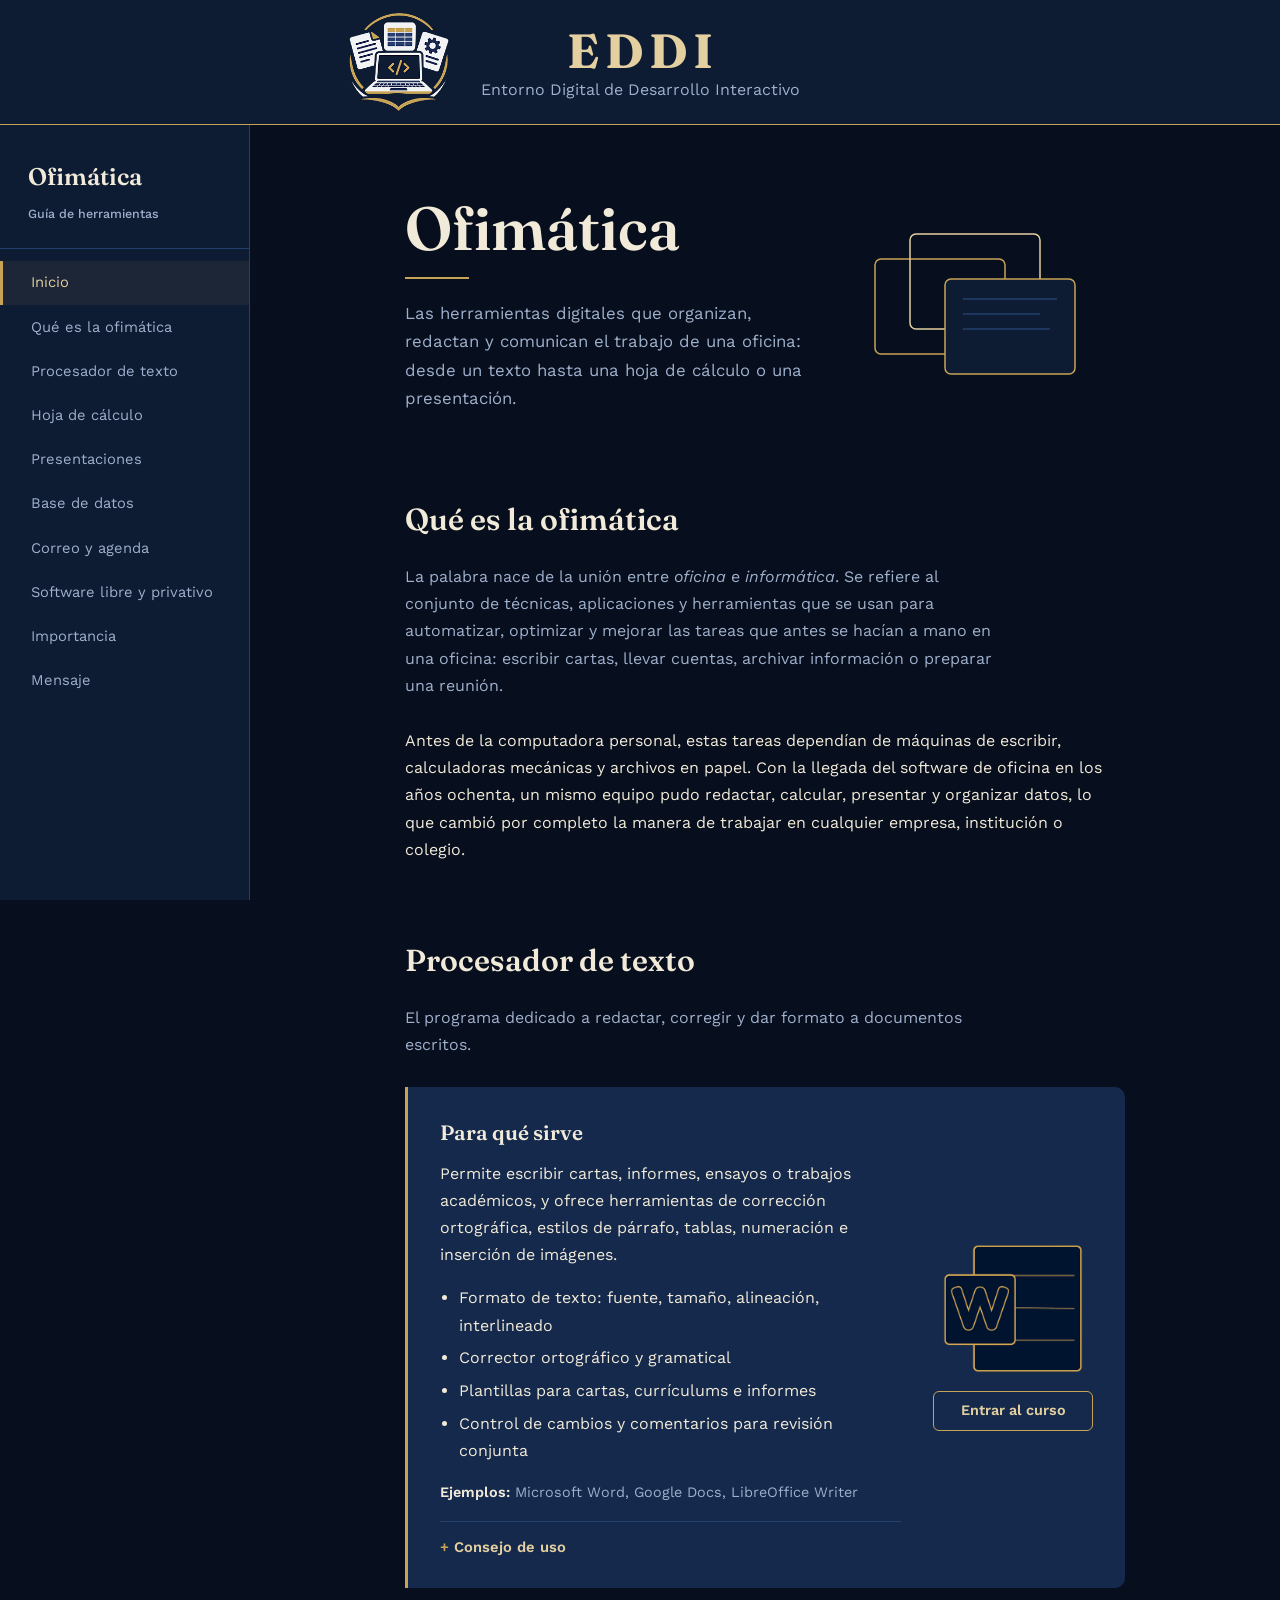
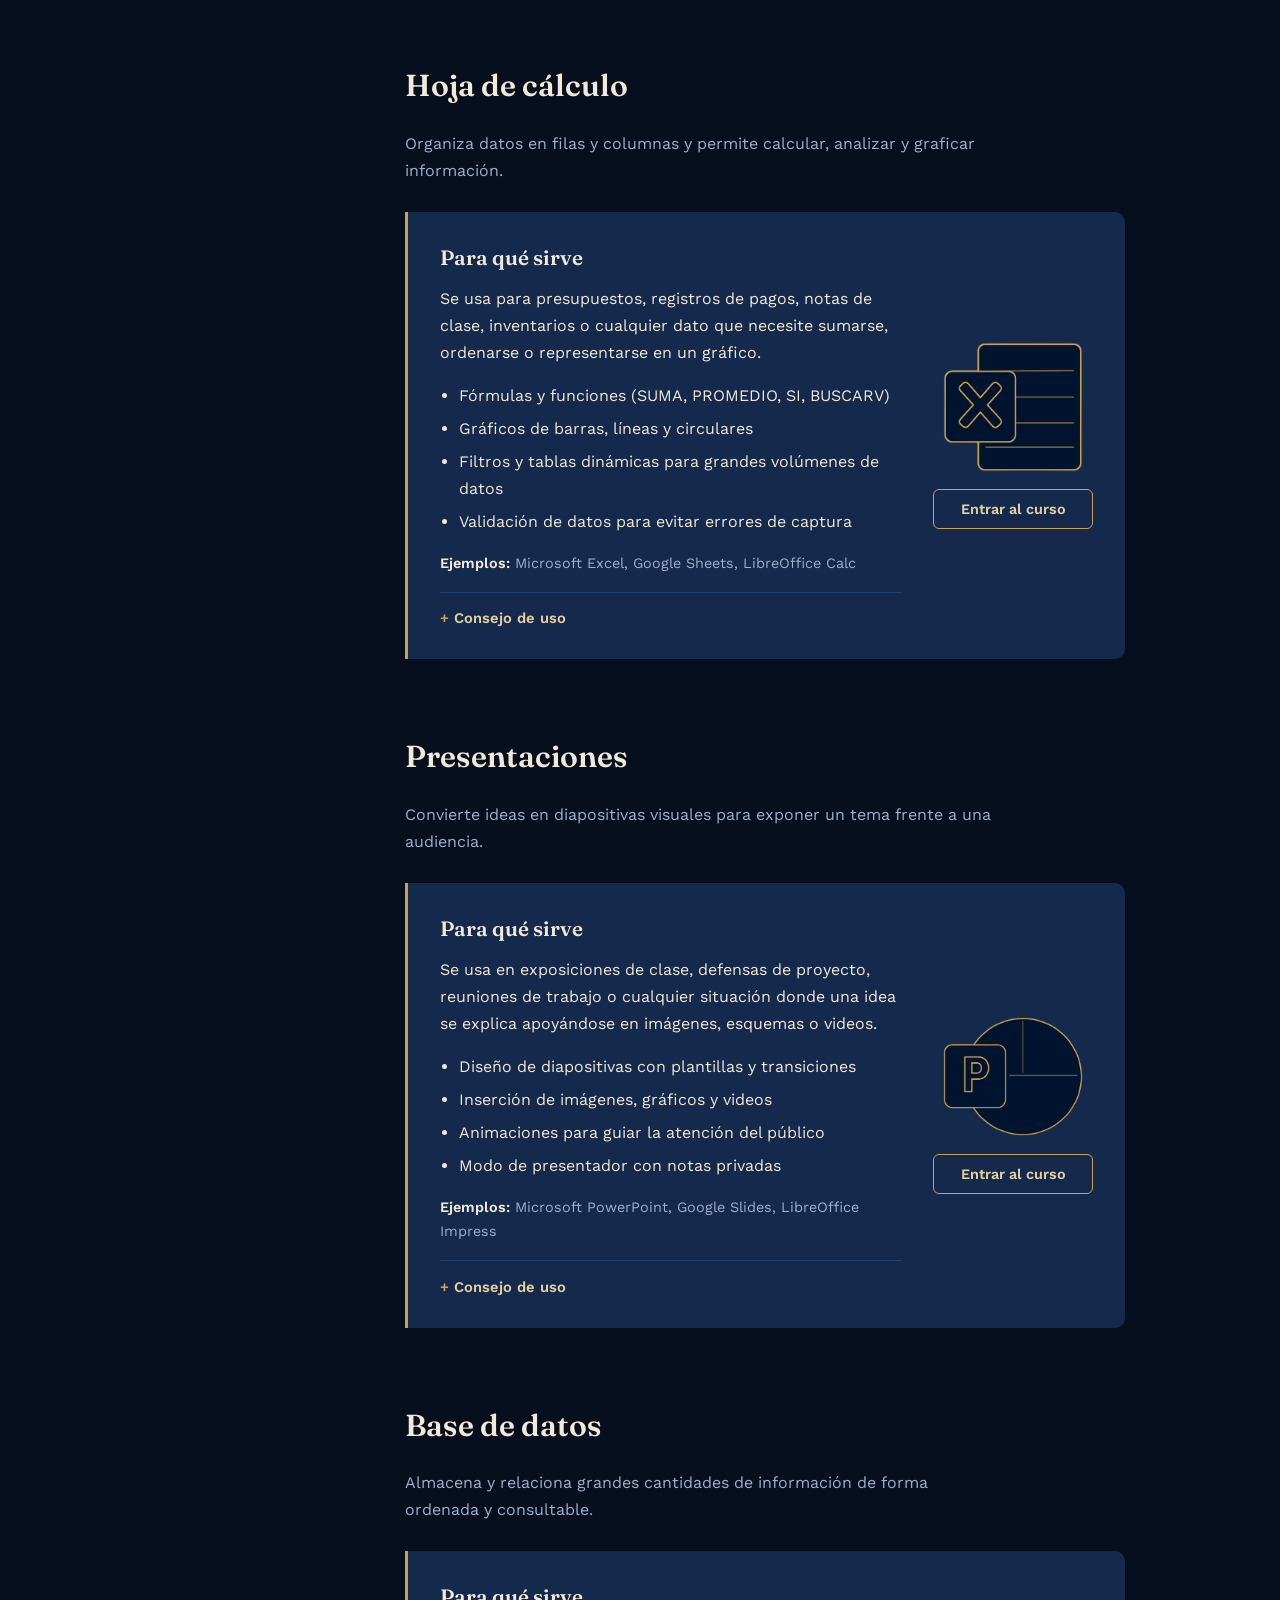
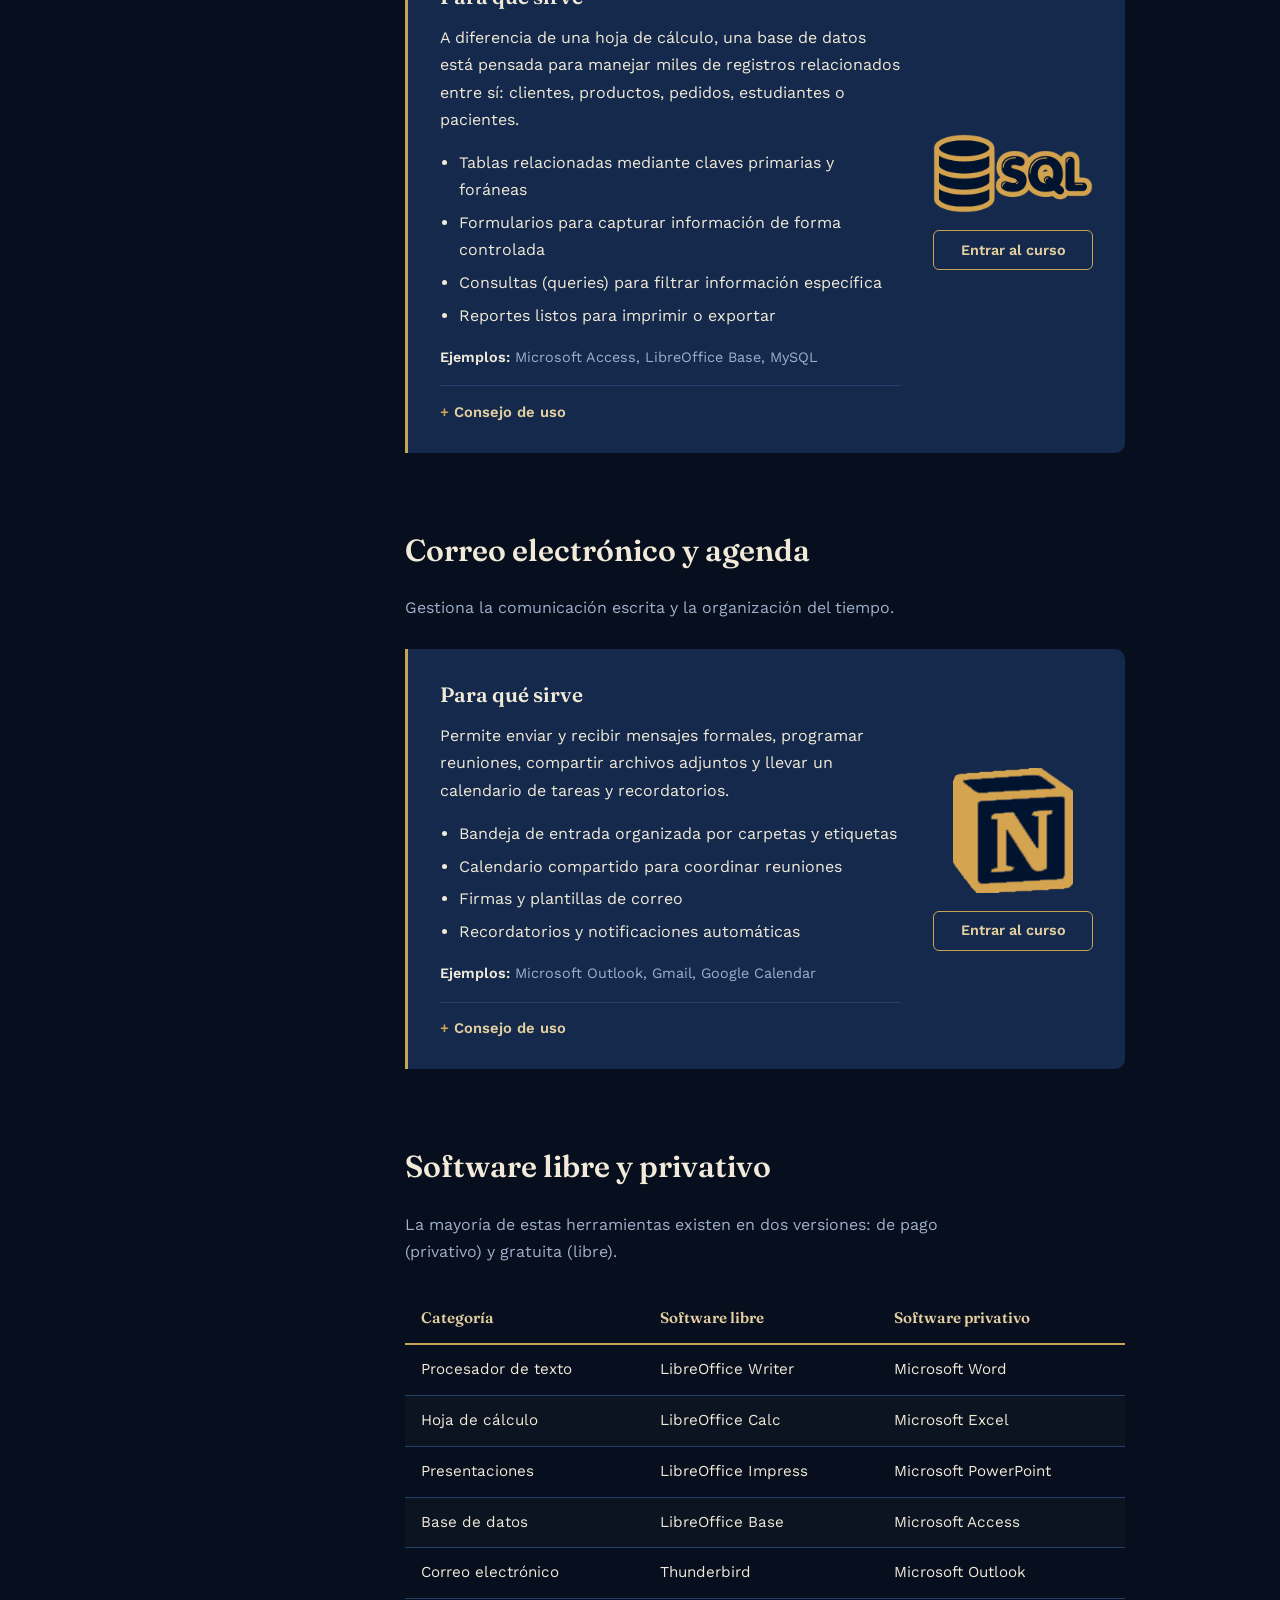
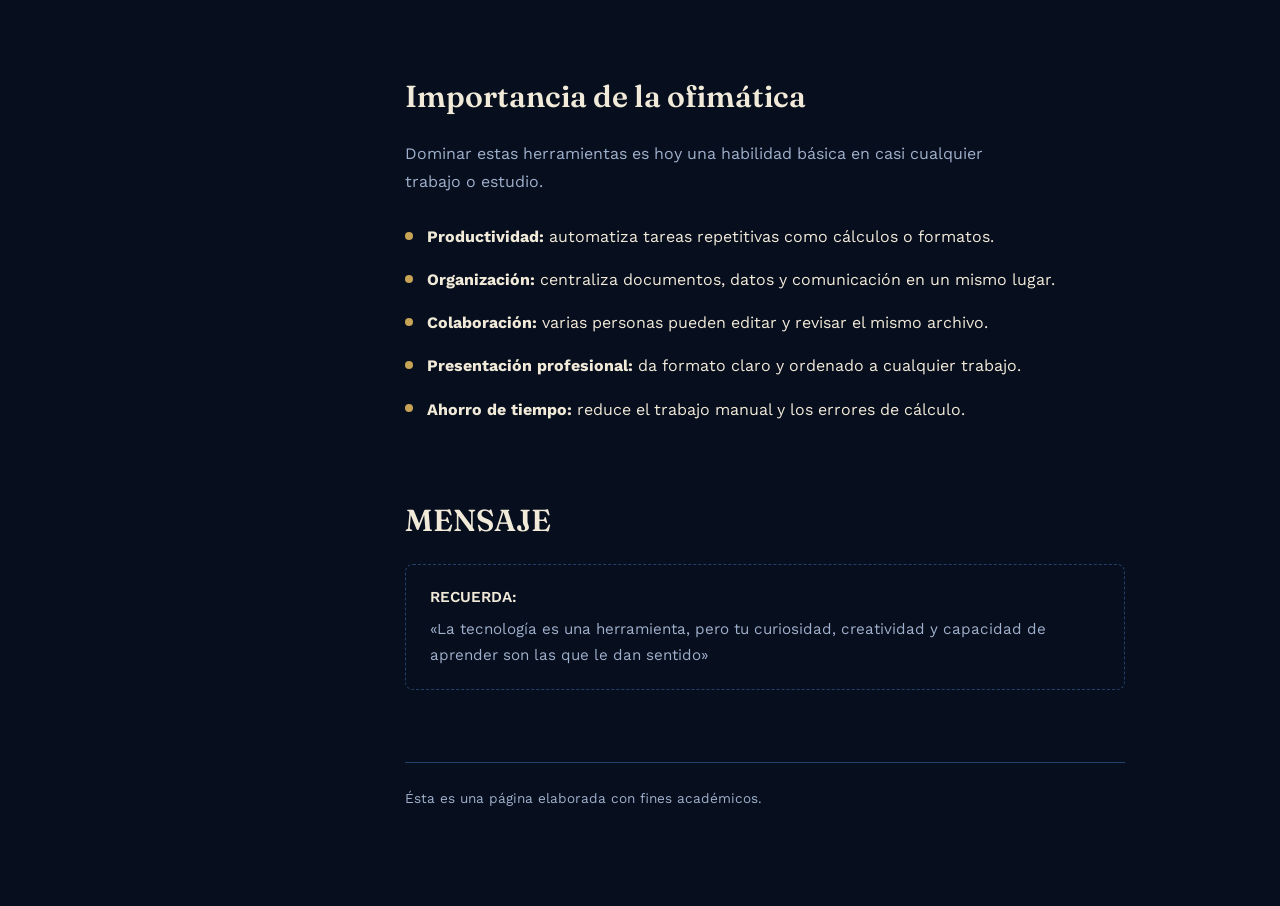
<file: ofimatica/index.html>
<!DOCTYPE html>
<html lang="es">
<head>
<meta charset="UTF-8">
<meta name="viewport" content="width=device-width, initial-scale=1.0">
<title>Ofimática — Introducción a las herramientas</title>
   <link rel="icon" type="image/png" href="img/logo-eddi.png">
<link rel="preconnect" href="https://fonts.googleapis.com">
<link rel="preconnect" href="https://fonts.gstatic.com" crossorigin>
<link href="https://fonts.googleapis.com/css2?family=Fraunces:opsz,wght@9..144,400;9..144,500;9..144,600;9..144,700&family=Work+Sans:wght@400;500;600&display=swap" rel="stylesheet">
<link rel="stylesheet" href="style.css">
</head>
<body>

  <!-- Para el banner es esto -->
  <header class="banner">
    <a class="banner__brand" href="index.html">
      <span class="banner__text">
        <span class="banner__title">EDDI</span>
        <span class="banner__subtitle">Entorno Digital de Desarrollo Interactivo</span>
      </span>
    </a>
    <img class="banner__logo" src="img/logo-eddi.png" alt="Logo de EDDI" width="192" height="192">
  </header>


  <!--
       BARRA LATERAL DE NAVEGACIÓN
       Si le quieres poner algo mas entoces solo agregas un <a href="#tu-id"> aquí
       y crea la <section id="tu-id"> más abajo. -->
  <nav class="ribbon" aria-label="Secciones del documento">
    <div class="ribbon__brand">
      Ofimática
      <span>Guía de herramientas</span>
    </div>
    <ul>
      <li><a href="#inicio">Inicio</a></li>
      <li><a href="#que-es">Qué es la ofimática</a></li>
      <li><a href="#procesador">Procesador de texto</a></li>
      <li><a href="#hoja-calculo">Hoja de cálculo</a></li>
      <li><a href="#presentaciones">Presentaciones</a></li>
      <li><a href="#base-datos">Base de datos</a></li>
      <li><a href="#correo-agenda">Correo y agenda</a></li>
      <li><a href="#comparativa">Software libre y privativo</a></li>
      <li><a href="#importancia">Importancia</a></li>
      <li><a href="#notas">Mensaje</a></li>
    </ul>
  </nav>

  <main>
    <div class="container">

      <!-- HERO -->
      <header class="hero" id="inicio">
        <div class="hero__text">
          <h1>Ofimática</h1>
          <hr class="hero__rule">
          <p>Las herramientas digitales que organizan, redactan y comunican el trabajo de una oficina: desde un texto hasta una hoja de cálculo o una presentación.</p>
        </div>
        <div class="hero__art" aria-hidden="true">
          <svg width="220" height="200" viewBox="0 0 220 200" fill="none" xmlns="http://www.w3.org/2000/svg">
            <rect x="10" y="50" width="130" height="95" rx="6" stroke="#c7a356" stroke-width="1.5"/>
            <rect x="45" y="25" width="130" height="95" rx="6" stroke="#e3cfa0" stroke-width="1.5"/>
            <rect x="80" y="70" width="130" height="95" rx="6" stroke="#c7a356" stroke-width="1.5" fill="#0d1b33"/>
            <line x1="98" y1="90" x2="192" y2="90" stroke="#233f6b" stroke-width="1.5"/>
            <line x1="98" y1="105" x2="175" y2="105" stroke="#233f6b" stroke-width="1.5"/>
            <line x1="98" y1="120" x2="185" y2="120" stroke="#233f6b" stroke-width="1.5"/>
          </svg>
        </div>
      </header>

      <!-- QUÉ ES LA OFIMÁTICA -->
      <section id="que-es">
        <h2>Qué es la ofimática</h2>
        <p class="lead">
          La palabra nace de la unión entre <em>oficina</em> e <em>informática</em>. Se refiere al conjunto de técnicas,
          aplicaciones y herramientas que se usan para automatizar, optimizar y mejorar las tareas que antes se hacían
          a mano en una oficina: escribir cartas, llevar cuentas, archivar información o preparar una reunión.
        </p>
        <p>
          Antes de la computadora personal, estas tareas dependían de máquinas de escribir, calculadoras mecánicas y
          archivos en papel. Con la llegada del software de oficina en los años ochenta, un mismo equipo pudo redactar,
          calcular, presentar y organizar datos, lo que cambió por completo la manera de trabajar en cualquier empresa,
          institución o colegio.
        </p>
      </section>

      <!-- PROCESADOR DE TEXTO -->
      <section id="procesador">
        <h2>Procesador de texto</h2>
        <p class="lead">El programa dedicado a redactar, corregir y dar formato a documentos escritos.</p>
        <div class="panel">
          <div class="panel__layout">
            <div class="panel__text">
              <h3>Para qué sirve</h3>
              <p>Permite escribir cartas, informes, ensayos o trabajos académicos, y ofrece herramientas de corrección
              ortográfica, estilos de párrafo, tablas, numeración e inserción de imágenes.</p>
              <ul>
                <li>Formato de texto: fuente, tamaño, alineación, interlineado</li>
                <li>Corrector ortográfico y gramatical</li>
                <li>Plantillas para cartas, currículums e informes</li>
                <li>Control de cambios y comentarios para revisión conjunta</li>
              </ul>
              <p class="panel__examples"><strong>Ejemplos:</strong> Microsoft Word, Google Docs, LibreOffice Writer</p>
              <details>
                <summary>Consejo de uso</summary>
                <div class="details__body">
                  Usa estilos de título (Título 1, Título 2) en lugar de agrandar el texto manualmente: así el documento
                  puede generar automáticamente una tabla de contenidos.
                </div>
              </details>
            </div>
            <aside class="panel__side">
              <img class="logo" src="img/word.png" alt="Logo de Word" width="360" height="331" loading="lazy">
              <a class="btn" href="procesador-texto.html" aria-label="Entrar al curso de procesador de textos">Entrar al curso</a>
            </aside>
          </div>
        </div>
      </section>

      <!-- HOJA DE CÁLCULO -->
      <section id="hoja-calculo">
        <h2>Hoja de cálculo</h2>
        <p class="lead">Organiza datos en filas y columnas y permite calcular, analizar y graficar información.</p>
        <div class="panel">
          <div class="panel__layout">
            <div class="panel__text">
              <h3>Para qué sirve</h3>
              <p>Se usa para presupuestos, registros de pagos, notas de clase, inventarios o cualquier dato que necesite
              sumarse, ordenarse o representarse en un gráfico.</p>
              <ul>
                <li>Fórmulas y funciones (SUMA, PROMEDIO, SI, BUSCARV)</li>
                <li>Gráficos de barras, líneas y circulares</li>
                <li>Filtros y tablas dinámicas para grandes volúmenes de datos</li>
                <li>Validación de datos para evitar errores de captura</li>
              </ul>
              <p class="panel__examples"><strong>Ejemplos:</strong> Microsoft Excel, Google Sheets, LibreOffice Calc</p>
              <details>
                <summary>Consejo de uso</summary>
                <div class="details__body">
                  Nombra los rangos de celdas que uses con frecuencia (por ejemplo, "Gastos_Enero"); las fórmulas quedan
                  mucho más fáciles de leer que con referencias como B2:B15.
                </div>
              </details>
            </div>
            <aside class="panel__side">
              <img class="logo" src="img/excel.png" alt="Logo de Excel" width="360" height="333" loading="lazy">
              <a class="btn" href="hoja-calculo.html" aria-label="Entrar al curso de hoja de cálculo">Entrar al curso</a>
            </aside>
          </div>
        </div>
      </section>

      <!-- PRESENTACIONES -->
      <section id="presentaciones">
        <h2>Presentaciones</h2>
        <p class="lead">Convierte ideas en diapositivas visuales para exponer un tema frente a una audiencia.</p>
        <div class="panel">
          <div class="panel__layout">
            <div class="panel__text">
              <h3>Para qué sirve</h3>
              <p>Se usa en exposiciones de clase, defensas de proyecto, reuniones de trabajo o cualquier situación donde
              una idea se explica apoyándose en imágenes, esquemas o videos.</p>
              <ul>
                <li>Diseño de diapositivas con plantillas y transiciones</li>
                <li>Inserción de imágenes, gráficos y videos</li>
                <li>Animaciones para guiar la atención del público</li>
                <li>Modo de presentador con notas privadas</li>
              </ul>
              <p class="panel__examples"><strong>Ejemplos:</strong> Microsoft PowerPoint, Google Slides, LibreOffice Impress</p>
              <details>
                <summary>Consejo de uso</summary>
                <div class="details__body">
                  Limita cada diapositiva a una sola idea principal: si el texto no cabe en pocas líneas, probablemente
                  necesitas dividirlo en dos diapositivas.
                </div>
              </details>
            </div>
            <aside class="panel__side">
              <img class="logo" src="img/powerpoint.png" alt="Logo de PowerPoint" width="380" height="325" loading="lazy">
              <a class="btn" href="presentaciones.html" aria-label="Entrar al curso de presentaciones">Entrar al curso</a>
            </aside>
          </div>
        </div>
      </section>

      <!-- BASE DE DATOS -->
      <section id="base-datos">
        <h2>Base de datos</h2>
        <p class="lead">Almacena y relaciona grandes cantidades de información de forma ordenada y consultable.</p>
        <div class="panel">
          <div class="panel__layout">
            <div class="panel__text">
              <h3>Para qué sirve</h3>
              <p>A diferencia de una hoja de cálculo, una base de datos está pensada para manejar miles de registros
              relacionados entre sí: clientes, productos, pedidos, estudiantes o pacientes.</p>
              <ul>
                <li>Tablas relacionadas mediante claves primarias y foráneas</li>
                <li>Formularios para capturar información de forma controlada</li>
                <li>Consultas (queries) para filtrar información específica</li>
                <li>Reportes listos para imprimir o exportar</li>
              </ul>
              <p class="panel__examples"><strong>Ejemplos:</strong> Microsoft Access, LibreOffice Base, MySQL</p>
              <details>
                <summary>Consejo de uso</summary>
                <div class="details__body">
                  Antes de crear las tablas, dibuja en papel qué información se relaciona con qué (por ejemplo, un
                  alumno con sus calificaciones); ese boceto se llama diagrama entidad-relación.
                </div>
              </details>
            </div>
            <aside class="panel__side">
              <img class="logo logo--sql" src="img/sql.png" alt="Logo de SQL" width="420" height="206" loading="lazy">
              <a class="btn" href="base-datos.html" aria-label="Entrar al curso de base de datos">Entrar al curso</a>
            </aside>
          </div>
        </div>
      </section>

      <!-- CORREO Y AGENDA -->
      <section id="correo-agenda">
        <h2>Correo electrónico y agenda</h2>
        <p class="lead">Gestiona la comunicación escrita y la organización del tiempo.</p>
        <div class="panel">
          <div class="panel__layout">
            <div class="panel__text">
              <h3>Para qué sirve</h3>
              <p>Permite enviar y recibir mensajes formales, programar reuniones, compartir archivos adjuntos y llevar
              un calendario de tareas y recordatorios.</p>
              <ul>
                <li>Bandeja de entrada organizada por carpetas y etiquetas</li>
                <li>Calendario compartido para coordinar reuniones</li>
                <li>Firmas y plantillas de correo</li>
                <li>Recordatorios y notificaciones automáticas</li>
              </ul>
              <p class="panel__examples"><strong>Ejemplos:</strong> Microsoft Outlook, Gmail, Google Calendar</p>
              <details>
                <summary>Consejo de uso</summary>
                <div class="details__body">
                  Un asunto de correo claro ("Entrega de informe — 22 de septiembre") ahorra tiempo a quien lo recibe y
                  facilita encontrar el mensaje después.
                </div>
              </details>
            </div>
            <aside class="panel__side">
              <img class="logo logo--notion" src="img/notion.png" alt="Logo de Notion" width="300" height="312" loading="lazy">
              <a class="btn" href="correo-agenda.html" aria-label="Entrar al curso de correo y agenda">Entrar al curso</a>
            </aside>
          </div>
        </div>
      </section>

      <!-- COMPARATIVA -->
      <section id="comparativa">
        <h2>Software libre y privativo</h2>
        <p class="lead">La mayoría de estas herramientas existen en dos versiones: de pago (privativo) y gratuita (libre).</p>
        <table>
          <thead>
            <tr>
              <th>Categoría</th>
              <th>Software libre</th>
              <th>Software privativo</th>
            </tr>
          </thead>
          <tbody>
            <tr><td>Procesador de texto</td><td>LibreOffice Writer</td><td>Microsoft Word</td></tr>
            <tr><td>Hoja de cálculo</td><td>LibreOffice Calc</td><td>Microsoft Excel</td></tr>
            <tr><td>Presentaciones</td><td>LibreOffice Impress</td><td>Microsoft PowerPoint</td></tr>
            <tr><td>Base de datos</td><td>LibreOffice Base</td><td>Microsoft Access</td></tr>
            <tr><td>Correo electrónico</td><td>Thunderbird</td><td>Microsoft Outlook</td></tr>
          </tbody>
        </table>
      </section>

      <!-- IMPORTANCIA -->
      <section id="importancia">
        <h2>Importancia de la ofimática</h2>
        <p class="lead">Dominar estas herramientas es hoy una habilidad básica en casi cualquier trabajo o estudio.</p>
        <ul class="ventajas">
          <li><span class="ventajas__marca"></span><span><strong>Productividad:</strong> automatiza tareas repetitivas como cálculos o formatos.</span></li>
          <li><span class="ventajas__marca"></span><span><strong>Organización:</strong> centraliza documentos, datos y comunicación en un mismo lugar.</span></li>
          <li><span class="ventajas__marca"></span><span><strong>Colaboración:</strong> varias personas pueden editar y revisar el mismo archivo.</span></li>
          <li><span class="ventajas__marca"></span><span><strong>Presentación profesional:</strong> da formato claro y ordenado a cualquier trabajo.</span></li>
          <li><span class="ventajas__marca"></span><span><strong>Ahorro de tiempo:</strong> reduce el trabajo manual y los errores de cálculo.</span></li>
        </ul>
      </section>

      <!-- esto es para el mensaje o la nota-->
      <section id="notas">
        <h2>MENSAJE</h2>
        <div class="nota">
          <h4>RECUERDA:</h4>
          <p>«La tecnología es una herramienta, pero tu curiosidad, creatividad y capacidad de aprender son las que le dan sentido»</p>
        </div>

      </section>

      <footer>
         Ésta es una página elaborada con fines académicos.
      </footer>

    </div>
  </main>
<script src="script.js" defer></script>


</body>
</html>
</file>
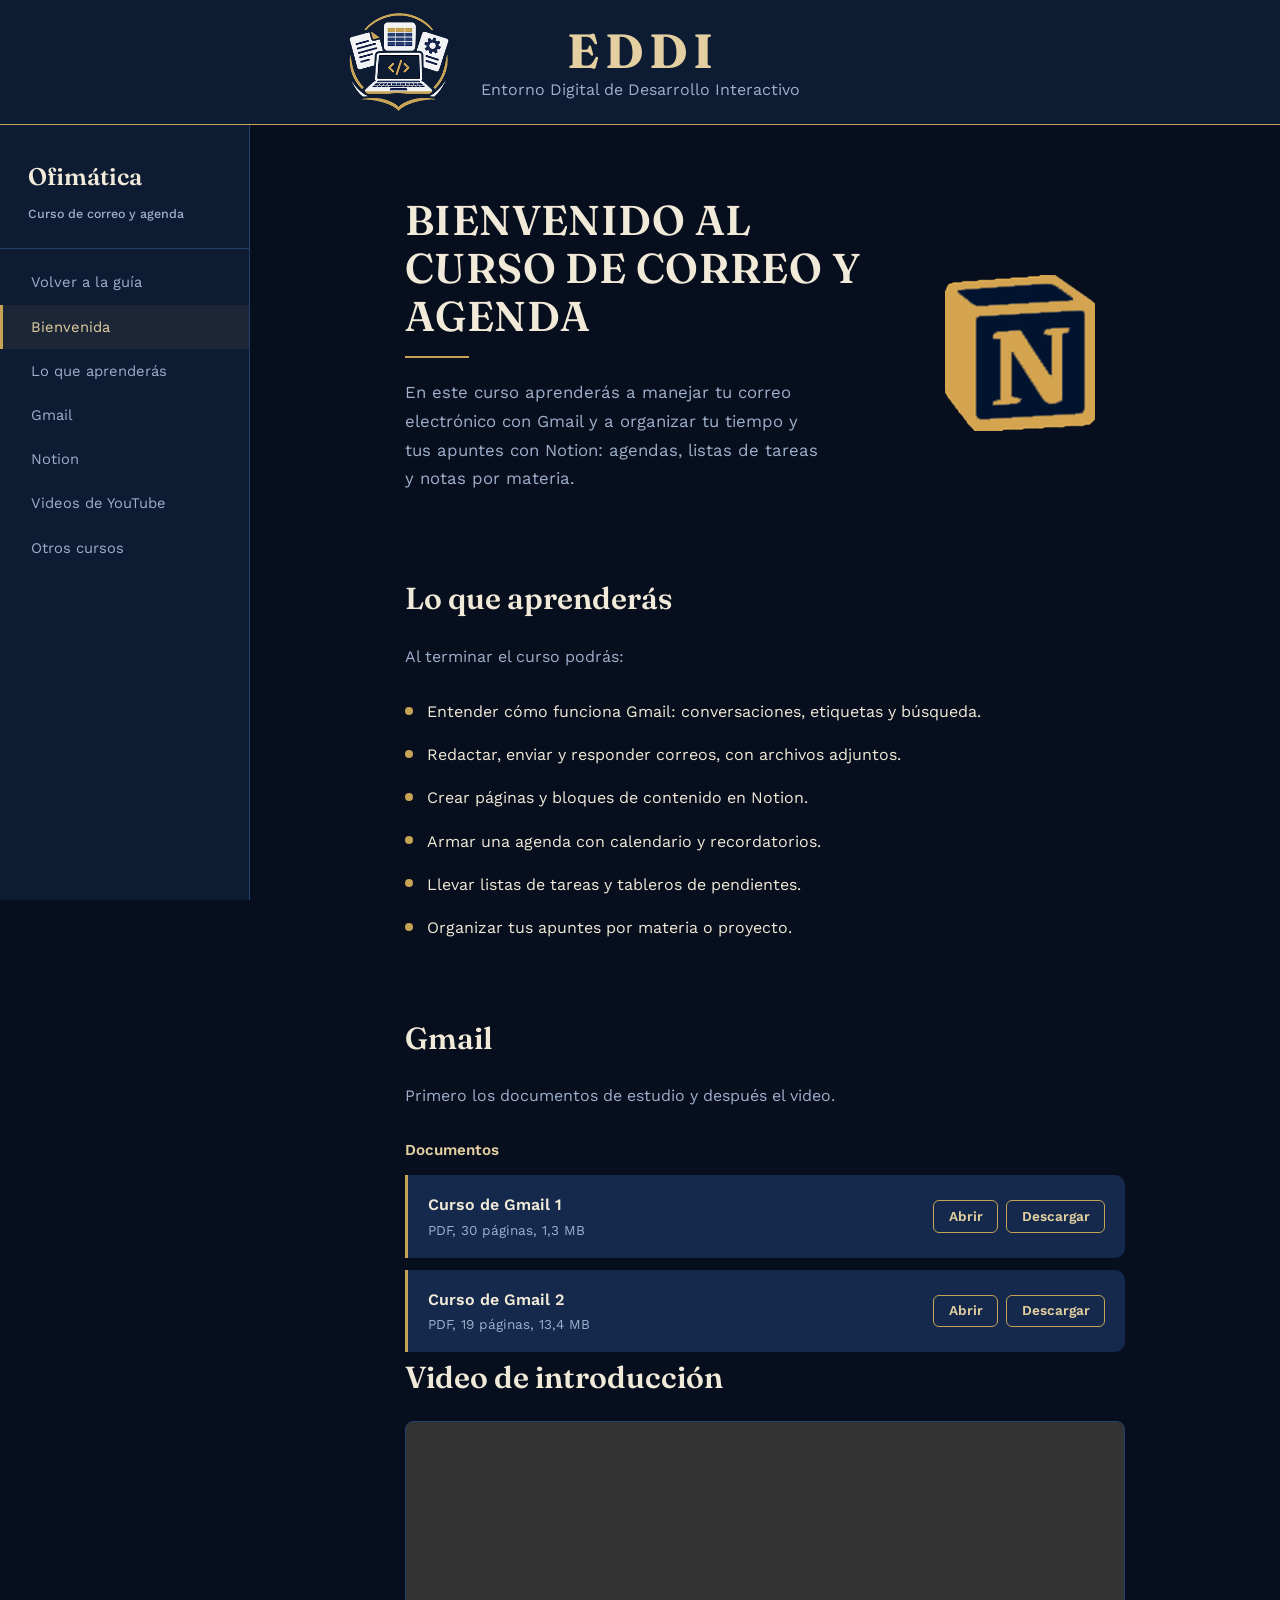
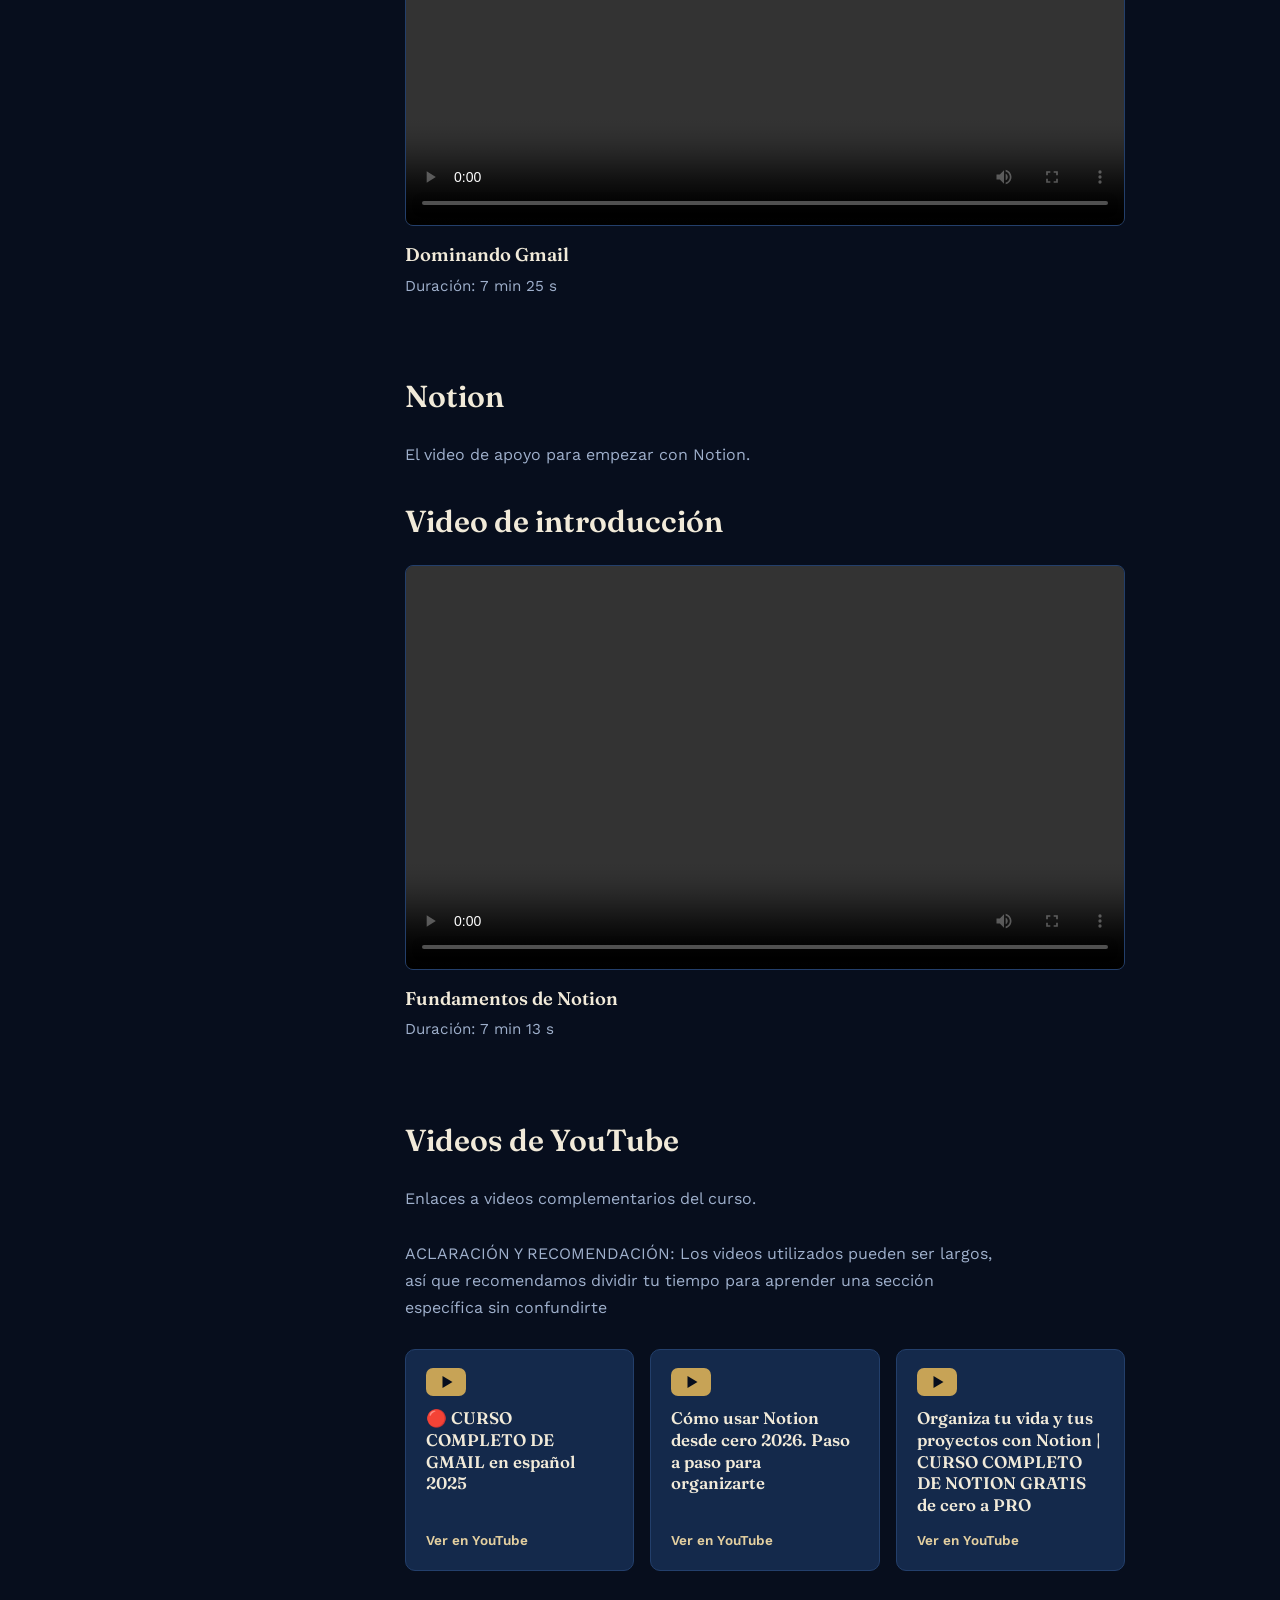
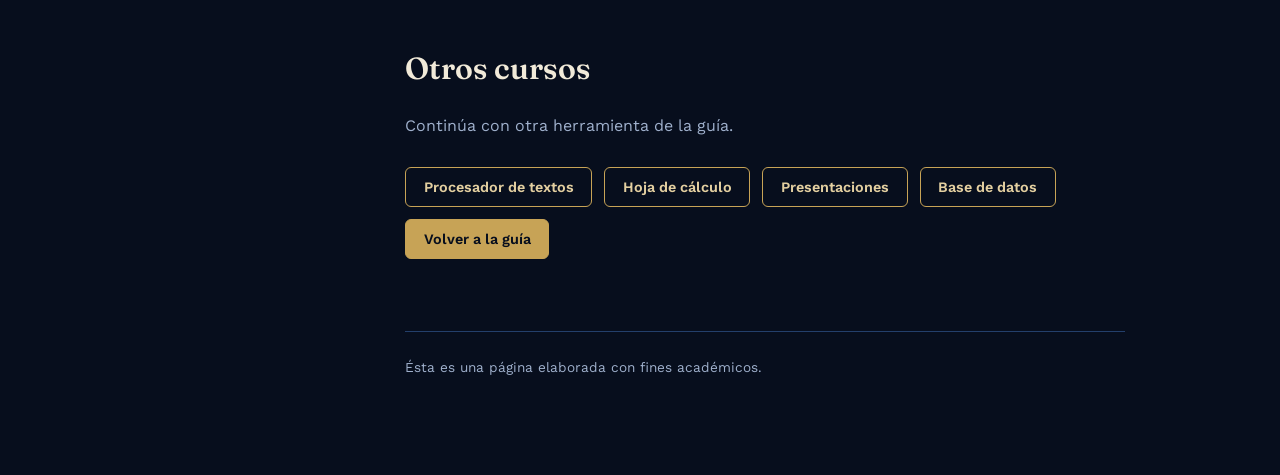
<file: ofimatica/correo-agenda.html>
<!DOCTYPE html>
<html lang="es">
<head>
<meta charset="UTF-8">
<meta name="viewport" content="width=device-width, initial-scale=1.0">
<title>Curso de correo y agenda — Ofimática</title>
<link rel="icon" type="image/png" href="img/logo-eddi.png">
<link rel="preconnect" href="https://fonts.googleapis.com">
<link rel="preconnect" href="https://fonts.gstatic.com" crossorigin>
<link href="https://fonts.googleapis.com/css2?family=Fraunces:opsz,wght@9..144,400;9..144,500;9..144,600;9..144,700&family=Work+Sans:wght@400;500;600&display=swap" rel="stylesheet">
<link rel="stylesheet" href="style.css">
</head>
<body>

  <!-- BANNER SUPERIOR -->
  <header class="banner">
    <a class="banner__brand" href="index.html">
      <span class="banner__text">
        <span class="banner__title">EDDI</span>
        <span class="banner__subtitle">Entorno Digital de Desarrollo Interactivo</span>
      </span>
    </a>
    <img class="banner__logo" src="img/logo-eddi.png" alt="Logo de EDDI" width="192" height="192">
  </header>

  <!-- BARRA LATERAL: enlaces a las secciones de esta página -->
  <nav class="ribbon" aria-label="Secciones del curso">
    <div class="ribbon__brand">
      Ofimática
      <span>Curso de correo y agenda</span>
    </div>
    <ul>
      <li><a href="index.html">Volver a la guía</a></li>
      <li><a href="#bienvenida">Bienvenida</a></li>
      <li><a href="#aprenderas">Lo que aprenderás</a></li>
      <li><a href="#gmail">Gmail</a></li>
      <li><a href="#notion">Notion</a></li>
      <li><a href="#youtube">Videos de YouTube</a></li>
      <li><a href="#otros-cursos">Otros cursos</a></li>
    </ul>
  </nav>

  <main>
    <div class="container">

      <!-- BIENVENIDA -->
      <header class="hero hero--course" id="bienvenida">
        <div class="hero__text">
          <h1>BIENVENIDO AL CURSO DE CORREO Y AGENDA</h1>
          <hr class="hero__rule">
          <p>En este curso aprenderás a manejar tu correo electrónico con Gmail y a organizar tu tiempo y tus apuntes con Notion: agendas, listas de tareas y notas por materia.</p>
        </div>
        <div class="hero__art">
          <img src="img/notion.png" alt="Logo de Notion" width="300" height="312">
        </div>
      </header>

      <!-- LO QUE APRENDERÁS -->
      <section id="aprenderas">
        <h2>Lo que aprenderás</h2>
        <p class="lead">Al terminar el curso podrás:</p>
        <ul class="ventajas">
          <li><span class="ventajas__marca"></span><span>Entender cómo funciona Gmail: conversaciones, etiquetas y búsqueda.</span></li>
          <li><span class="ventajas__marca"></span><span>Redactar, enviar y responder correos, con archivos adjuntos.</span></li>
          <li><span class="ventajas__marca"></span><span>Crear páginas y bloques de contenido en Notion.</span></li>
          <li><span class="ventajas__marca"></span><span>Armar una agenda con calendario y recordatorios.</span></li>
          <li><span class="ventajas__marca"></span><span>Llevar listas de tareas y tableros de pendientes.</span></li>
          <li><span class="ventajas__marca"></span><span>Organizar tus apuntes por materia o proyecto.</span></li>
        </ul>
      </section>

      <!-- GMAIL -->
      <section id="gmail">
        <h2>Gmail</h2>
        <p class="lead">Primero los documentos de estudio y después el video.</p>
        <h3 class="grupo__titulo">Documentos</h3>
        <ul class="docs">
          <li class="doc">
            <div>
              <span class="doc__name">Curso de Gmail 1</span>
              <span class="doc__meta">PDF, 30 páginas, 1,3 MB</span>
            </div>
            <div class="doc__acciones">
              <a class="btn btn--small" href="docs/correo-agenda/curso-de-gmail1.pdf" target="_blank" rel="noopener">Abrir</a>
              <a class="btn btn--small" href="docs/correo-agenda/curso-de-gmail1.pdf" download>Descargar</a>
            </div>
          </li>
          <li class="doc">
            <div>
              <span class="doc__name">Curso de Gmail 2</span>
              <span class="doc__meta">PDF, 19 páginas, 13,4 MB</span>
            </div>
            <div class="doc__acciones">
              <a class="btn btn--small" href="docs/correo-agenda/curso-gmail2.pdf" target="_blank" rel="noopener">Abrir</a>
              <a class="btn btn--small" href="docs/correo-agenda/curso-gmail2.pdf" download>Descargar</a>
            </div>
          </li>
        </ul>
        <h2>Video de introducción</h2>
        <div class="videos">
          <div class="video">
            <div class="video__frame">
              <video controls playsinline preload="metadata" src="videos/correo-agenda/dominando-gmail.mp4">
                Tu navegador no puede reproducir este video.
              </video>
            </div>
            <h3>Dominando Gmail</h3>
            <p>Duración: 7 min 25 s</p>
          </div>
        </div>
      </section>

      <!-- NOTION -->
      <section id="notion">
        <h2>Notion</h2>
        <p class="lead">El video de apoyo para empezar con Notion.</p>
        <h2>Video de introducción</h2>
        <div class="videos">
          <div class="video">
            <div class="video__frame">
              <video controls playsinline preload="metadata" src="videos/correo-agenda/fundamentos-de-notion.mp4">
                Tu navegador no puede reproducir este video.
              </video>
            </div>
            <h3>Fundamentos de Notion</h3>
            <p>Duración: 7 min 13 s</p>
          </div>
        </div>
      </section>

      <!-- VIDEOS DE YOUTUBE -->
      <section id="youtube">
        <h2>Videos de YouTube</h2>
        <p class="lead">Enlaces a videos complementarios del curso.</p>
        <p class="lead">ACLARACIÓN Y RECOMENDACIÓN: Los videos utilizados pueden ser largos, así que recomendamos 
          dividir tu tiempo para aprender una sección específica sin confundirte </p>

        <div class="enlaces">
          <a class="enlace" href="https://youtu.be/2QxrSZrWf20" target="_blank" rel="noopener">
            <span class="enlace__icono" aria-hidden="true"></span>
            <span class="enlace__titulo">
🔴 CURSO COMPLETO DE GMAIL en español 2025</span>
            <span class="enlace__estado"></span>
          </a>
          <a class="enlace" href="https://youtu.be/_-K0NwPrxfE" target="_blank" rel="noopener">
            <span class="enlace__icono" aria-hidden="true"></span>
            <span class="enlace__titulo">
Cómo usar Notion desde cero 2026. Paso a paso para organizarte</span>
            <span class="enlace__estado"></span>
          </a>
          <a class="enlace" href="https://youtu.be/rA4wHwIrB6w" target="_blank" rel="noopener">
            <span class="enlace__icono" aria-hidden="true"></span>
            <span class="enlace__titulo">
Organiza tu vida y tus proyectos con Notion | CURSO COMPLETO DE NOTION GRATIS de cero a PRO</span>
            <span class="enlace__estado"></span>
          </a>
        </div>
      </section>

      <!-- OTROS CURSOS -->
      <section id="otros-cursos">
        <h2>Otros cursos</h2>
        <p class="lead">Continúa con otra herramienta de la guía.</p>
        <div class="cursos-links">
          <a class="btn" href="procesador-texto.html">Procesador de textos</a>
          <a class="btn" href="hoja-calculo.html">Hoja de cálculo</a>
          <a class="btn" href="presentaciones.html">Presentaciones</a>
          <a class="btn" href="base-datos.html">Base de datos</a>
          <a class="btn btn--solid" href="index.html">Volver a la guía</a>
        </div>
      </section>

      <footer>
         Ésta es una página elaborada con fines académicos.
      </footer>

    </div>
  </main>
<script src="script.js" defer></script>

</body>
</html>
</file>
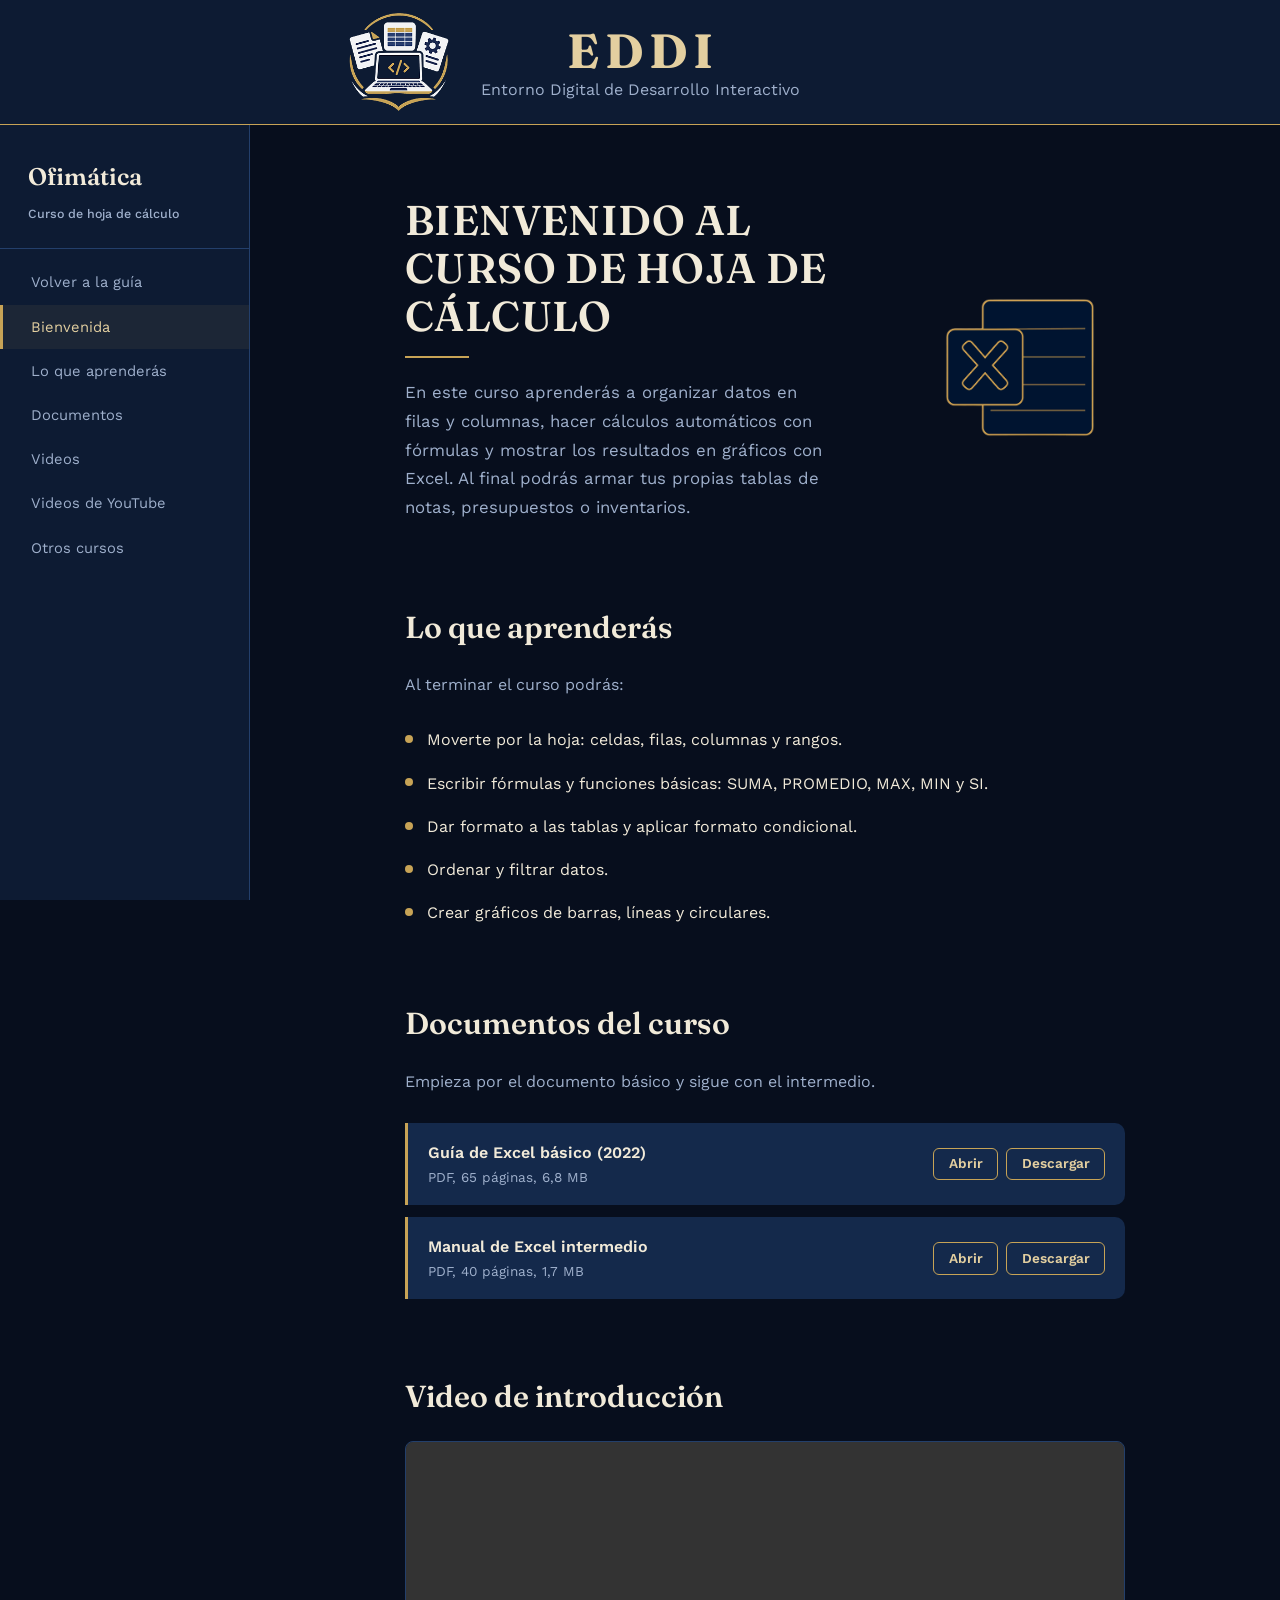
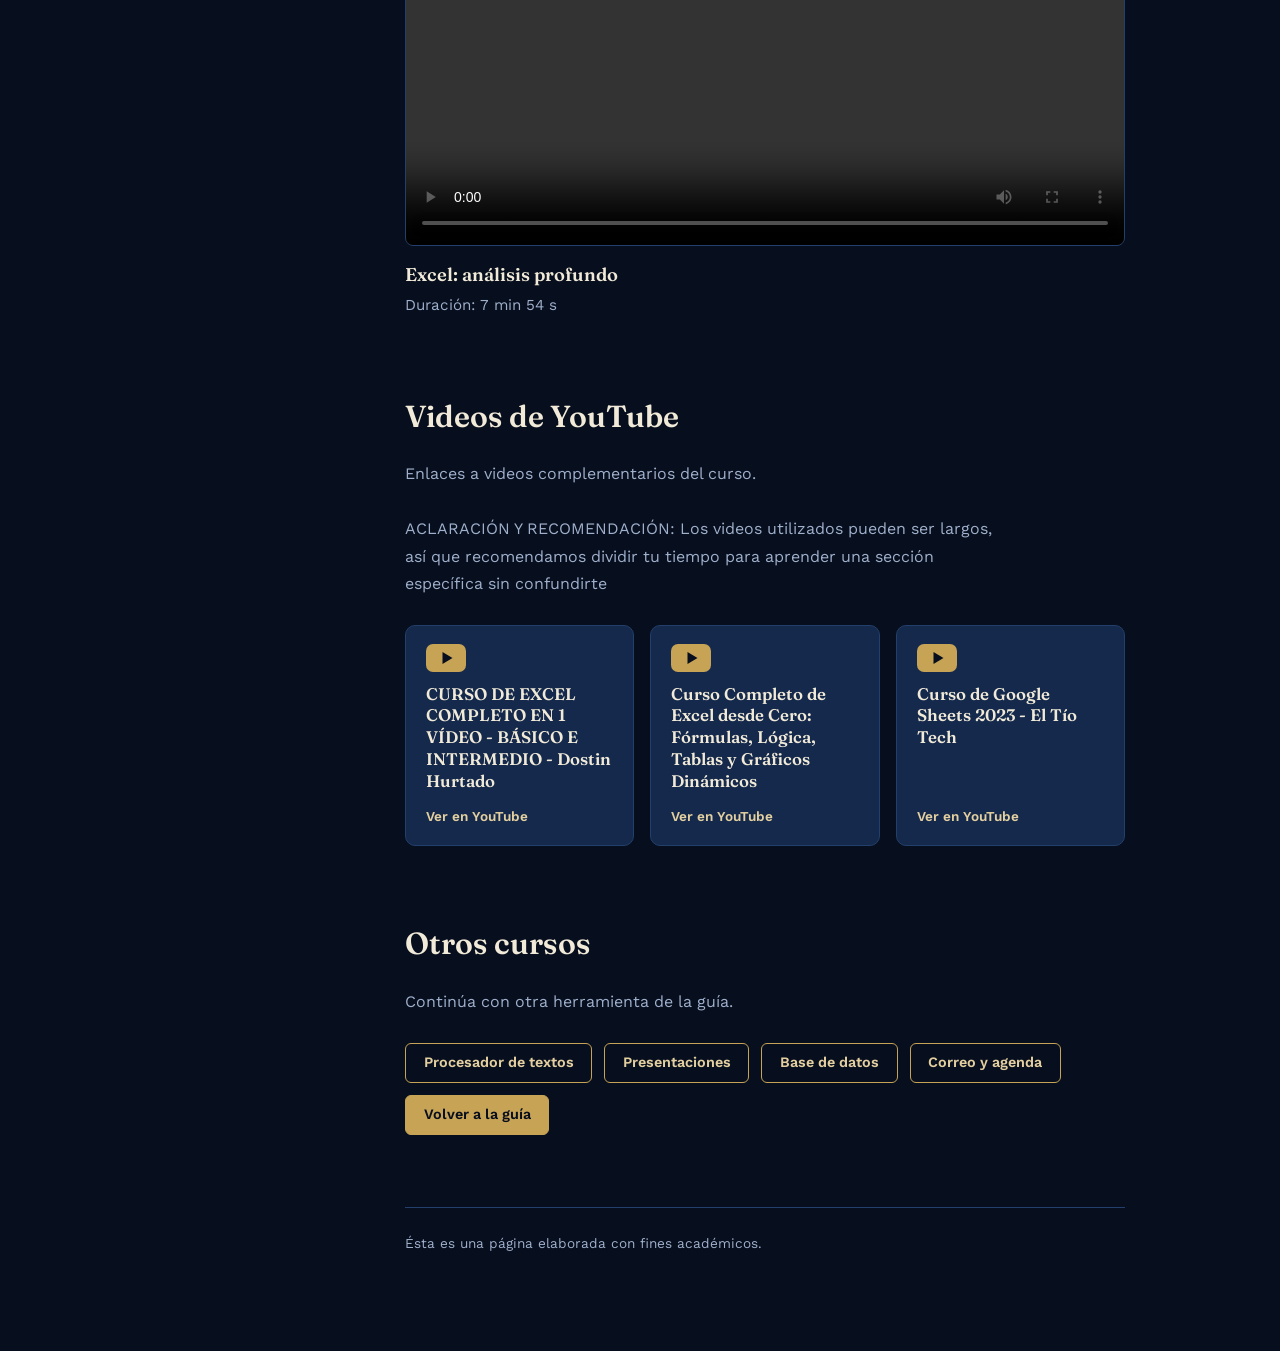
<file: ofimatica/hoja-calculo.html>
<!DOCTYPE html>
<html lang="es">
<head>
<meta charset="UTF-8">
<meta name="viewport" content="width=device-width, initial-scale=1.0">
<title>Curso de hoja de cálculo — Ofimática</title>
<link rel="icon" type="image/png" href="img/logo-eddi.png">
<link rel="preconnect" href="https://fonts.googleapis.com">
<link rel="preconnect" href="https://fonts.gstatic.com" crossorigin>
<link href="https://fonts.googleapis.com/css2?family=Fraunces:opsz,wght@9..144,400;9..144,500;9..144,600;9..144,700&family=Work+Sans:wght@400;500;600&display=swap" rel="stylesheet">
<link rel="stylesheet" href="style.css">
</head>
<body>

  <!-- BANNER SUPERIOR -->
  <header class="banner">
    <a class="banner__brand" href="index.html">
      <span class="banner__text">
        <span class="banner__title">EDDI</span>
        <span class="banner__subtitle">Entorno Digital de Desarrollo Interactivo</span>
      </span>
    </a>
    <img class="banner__logo" src="img/logo-eddi.png" alt="Logo de EDDI" width="192" height="192">
  </header>

  <!-- BARRA LATERAL: enlaces a las secciones de esta página -->
  <nav class="ribbon" aria-label="Secciones del curso">
    <div class="ribbon__brand">
      Ofimática
      <span>Curso de hoja de cálculo</span>
    </div>
    <ul>
      <li><a href="index.html">Volver a la guía</a></li>
      <li><a href="#bienvenida">Bienvenida</a></li>
      <li><a href="#aprenderas">Lo que aprenderás</a></li>
      <li><a href="#documentos">Documentos</a></li>
      <li><a href="#videos">Videos</a></li>
      <li><a href="#youtube">Videos de YouTube</a></li>
      <li><a href="#otros-cursos">Otros cursos</a></li>
    </ul>
  </nav>

  <main>
    <div class="container">

      <!-- BIENVENIDA -->
      <header class="hero hero--course" id="bienvenida">
        <div class="hero__text">
          <h1>BIENVENIDO AL CURSO DE HOJA DE CÁLCULO</h1>
          <hr class="hero__rule">
          <p>En este curso aprenderás a organizar datos en filas y columnas, hacer cálculos automáticos con fórmulas y mostrar los resultados en gráficos con Excel. Al final podrás armar tus propias tablas de notas, presupuestos o inventarios.</p>
        </div>
        <div class="hero__art">
          <img src="img/excel.png" alt="Logo de Excel" width="360" height="333">
        </div>
      </header>

      <!-- LO QUE APRENDERÁS -->
      <section id="aprenderas">
        <h2>Lo que aprenderás</h2>
        <p class="lead">Al terminar el curso podrás:</p>
        <ul class="ventajas">
          <li><span class="ventajas__marca"></span><span>Moverte por la hoja: celdas, filas, columnas y rangos.</span></li>
          <li><span class="ventajas__marca"></span><span>Escribir fórmulas y funciones básicas: SUMA, PROMEDIO, MAX, MIN y SI.</span></li>
          <li><span class="ventajas__marca"></span><span>Dar formato a las tablas y aplicar formato condicional.</span></li>
          <li><span class="ventajas__marca"></span><span>Ordenar y filtrar datos.</span></li>
          <li><span class="ventajas__marca"></span><span>Crear gráficos de barras, líneas y circulares.</span></li>
        </ul>
      </section>

      <!-- DOCUMENTOS -->
      <section id="documentos">
        <h2>Documentos del curso</h2>
        <p class="lead">Empieza por el documento básico y sigue con el intermedio.</p>
        <!--
          CÓMO AGREGAR OTRO DOCUMENTO
          1. Guarda el PDF en la carpeta docs/ (en la subcarpeta de este curso, sin espacios ni tildes en el nombre).
          2. Copia un bloque <li class="doc"> ... </li> completo y pégalo debajo.
          3. Cambia el título, el texto de "doc__meta" y el nombre del archivo en los dos href.
        -->
        <ul class="docs">
          <li class="doc">
            <div>
              <span class="doc__name">Guía de Excel básico (2022)</span>
              <span class="doc__meta">PDF, 65 páginas, 6,8 MB</span>
            </div>
            <div class="doc__acciones">
              <a class="btn btn--small" href="docs/hoja-calculo/guia-excel-basico-2022.pdf" target="_blank" rel="noopener">Abrir</a>
              <a class="btn btn--small" href="docs/hoja-calculo/guia-excel-basico-2022.pdf" download>Descargar</a>
            </div>
          </li>
          <li class="doc">
            <div>
              <span class="doc__name">Manual de Excel intermedio</span>
              <span class="doc__meta">PDF, 40 páginas, 1,7 MB</span>
            </div>
            <div class="doc__acciones">
              <a class="btn btn--small" href="docs/hoja-calculo/manual-excel-intermedio.pdf" target="_blank" rel="noopener">Abrir</a>
              <a class="btn btn--small" href="docs/hoja-calculo/manual-excel-intermedio.pdf" download>Descargar</a>
            </div>
          </li>
        </ul>
      </section>

      <!-- VIDEOS -->
      <section id="videos">
       <h2>Video de introducción</h2>
       
        <div class="videos">
          <div class="video">
            <div class="video__frame">
              <video controls playsinline preload="metadata" src="videos/hoja-calculo/excel-analisis-profundo.mp4">
                Tu navegador no puede reproducir este video.
              </video>
            </div>
            <h3>Excel: análisis profundo</h3>
            <p>Duración: 7 min 54 s</p>
          </div>
        </div>
      </section>

      <!-- VIDEOS DE YOUTUBE -->
      <section id="youtube">
        <h2>Videos de YouTube</h2>
        <p class="lead">Enlaces a videos complementarios del curso.</p>
        <p class="lead">ACLARACIÓN Y RECOMENDACIÓN: Los videos utilizados pueden ser largos, así que recomendamos 
          dividir tu tiempo para aprender una sección específica sin confundirte </p>
        
        <div class="enlaces">
          <a class="enlace" href="https://youtu.be/eZPCVg4Jk00" target="_blank" rel="noopener">
            <span class="enlace__icono" aria-hidden="true"></span>
            <span class="enlace__titulo">
CURSO DE EXCEL COMPLETO EN 1 VÍDEO - BÁSICO E INTERMEDIO - Dostin Hurtado</span>
            <span class="enlace__estado"></span>
          </a>
          <a class="enlace" href="https://youtu.be/CfFsi-6k804" target="_blank" rel="noopener">
            <span class="enlace__icono" aria-hidden="true"></span>
            <span class="enlace__titulo">
Curso Completo de Excel desde Cero: Fórmulas, Lógica, Tablas y Gráficos Dinámicos</span>
            <span class="enlace__estado"></span>
          </a>
          <a class="enlace" href="https://youtu.be/hoMFIS5jZQY" target="_blank" rel="noopener">
            <span class="enlace__icono" aria-hidden="true"></span>
            <span class="enlace__titulo">
Curso de Google Sheets 2023 - El Tío Tech</span>
            <span class="enlace__estado"></span>
          </a>
        </div>
      </section>

      <!-- OTROS CURSOS -->
      <section id="otros-cursos">
        <h2>Otros cursos</h2>
        <p class="lead">Continúa con otra herramienta de la guía.</p>
        <div class="cursos-links">
          <a class="btn" href="procesador-texto.html">Procesador de textos</a>
          <a class="btn" href="presentaciones.html">Presentaciones</a>
          <a class="btn" href="base-datos.html">Base de datos</a>
          <a class="btn" href="correo-agenda.html">Correo y agenda</a>
          <a class="btn btn--solid" href="index.html">Volver a la guía</a>
        </div>
      </section>

      <footer>
         Ésta es una página elaborada con fines académicos.
      </footer>

    </div>
  </main>
<script src="script.js" defer></script>

</body>
</html>
</file>
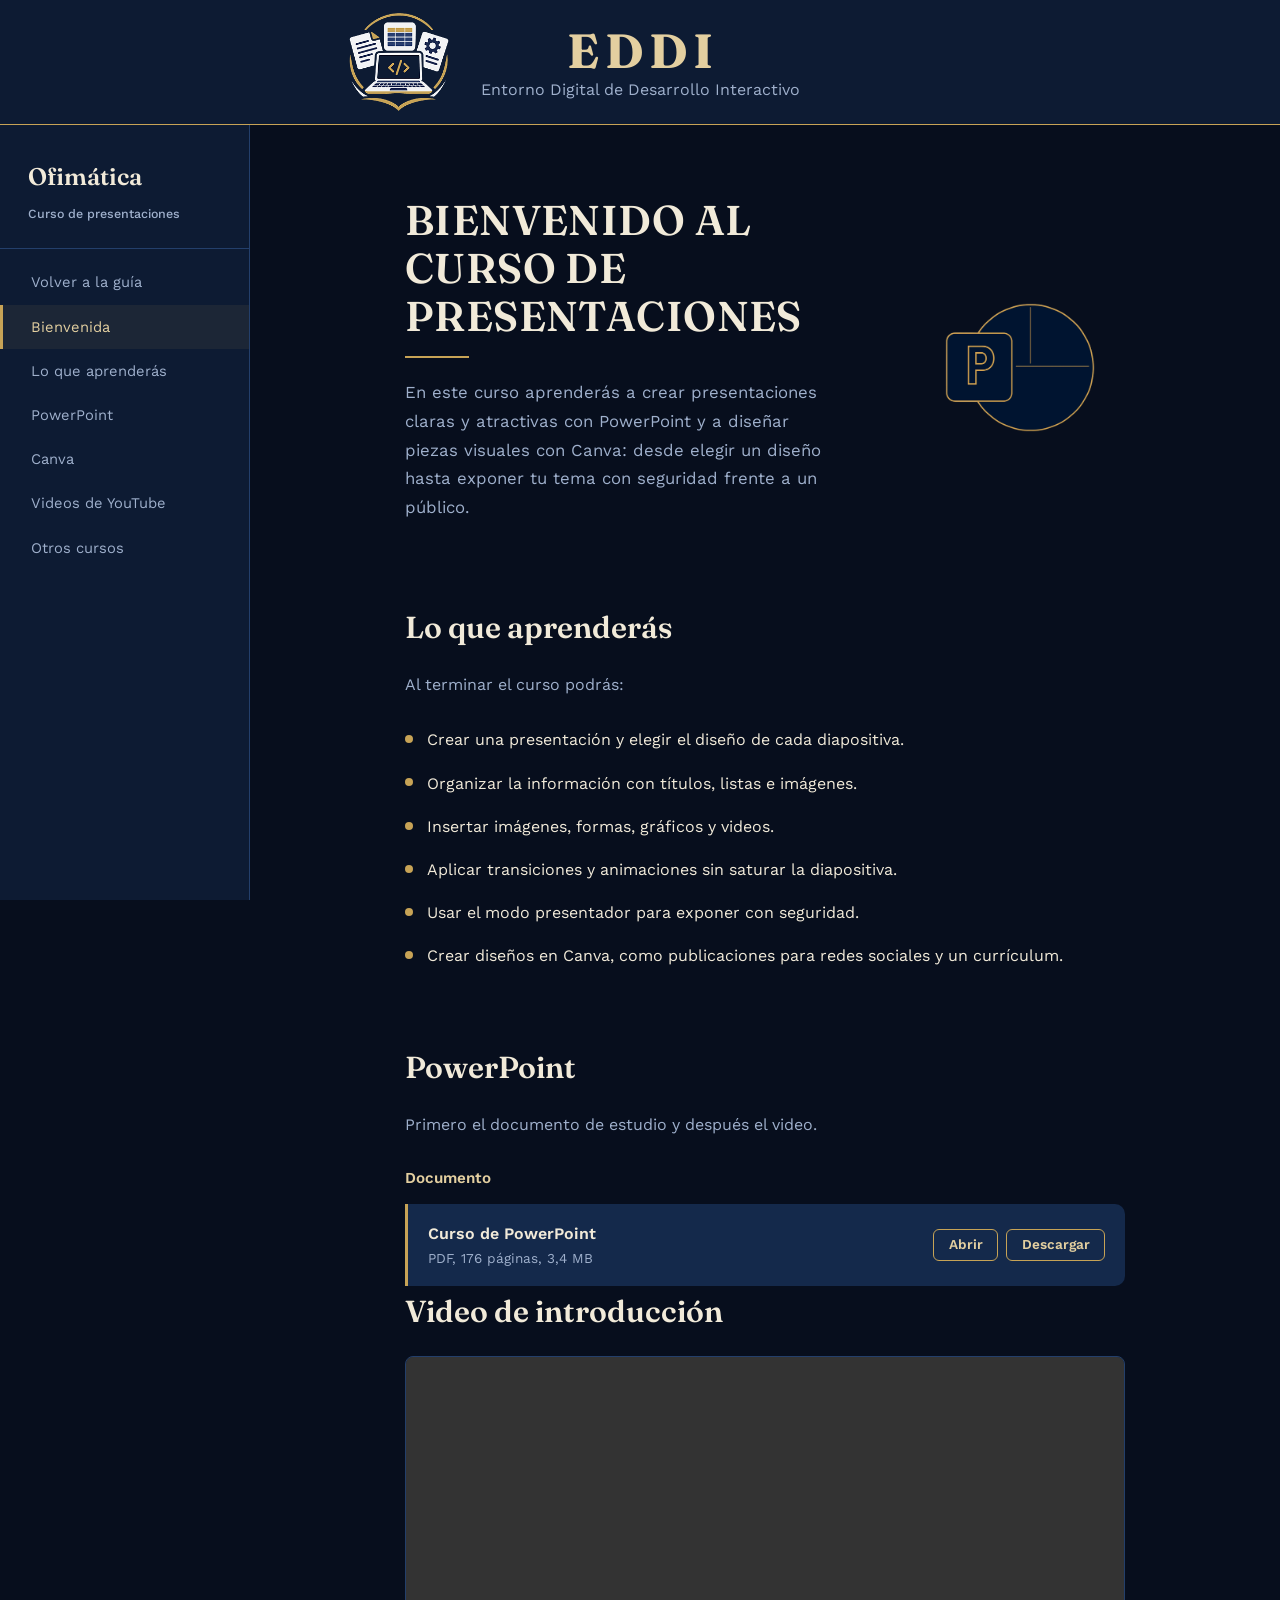
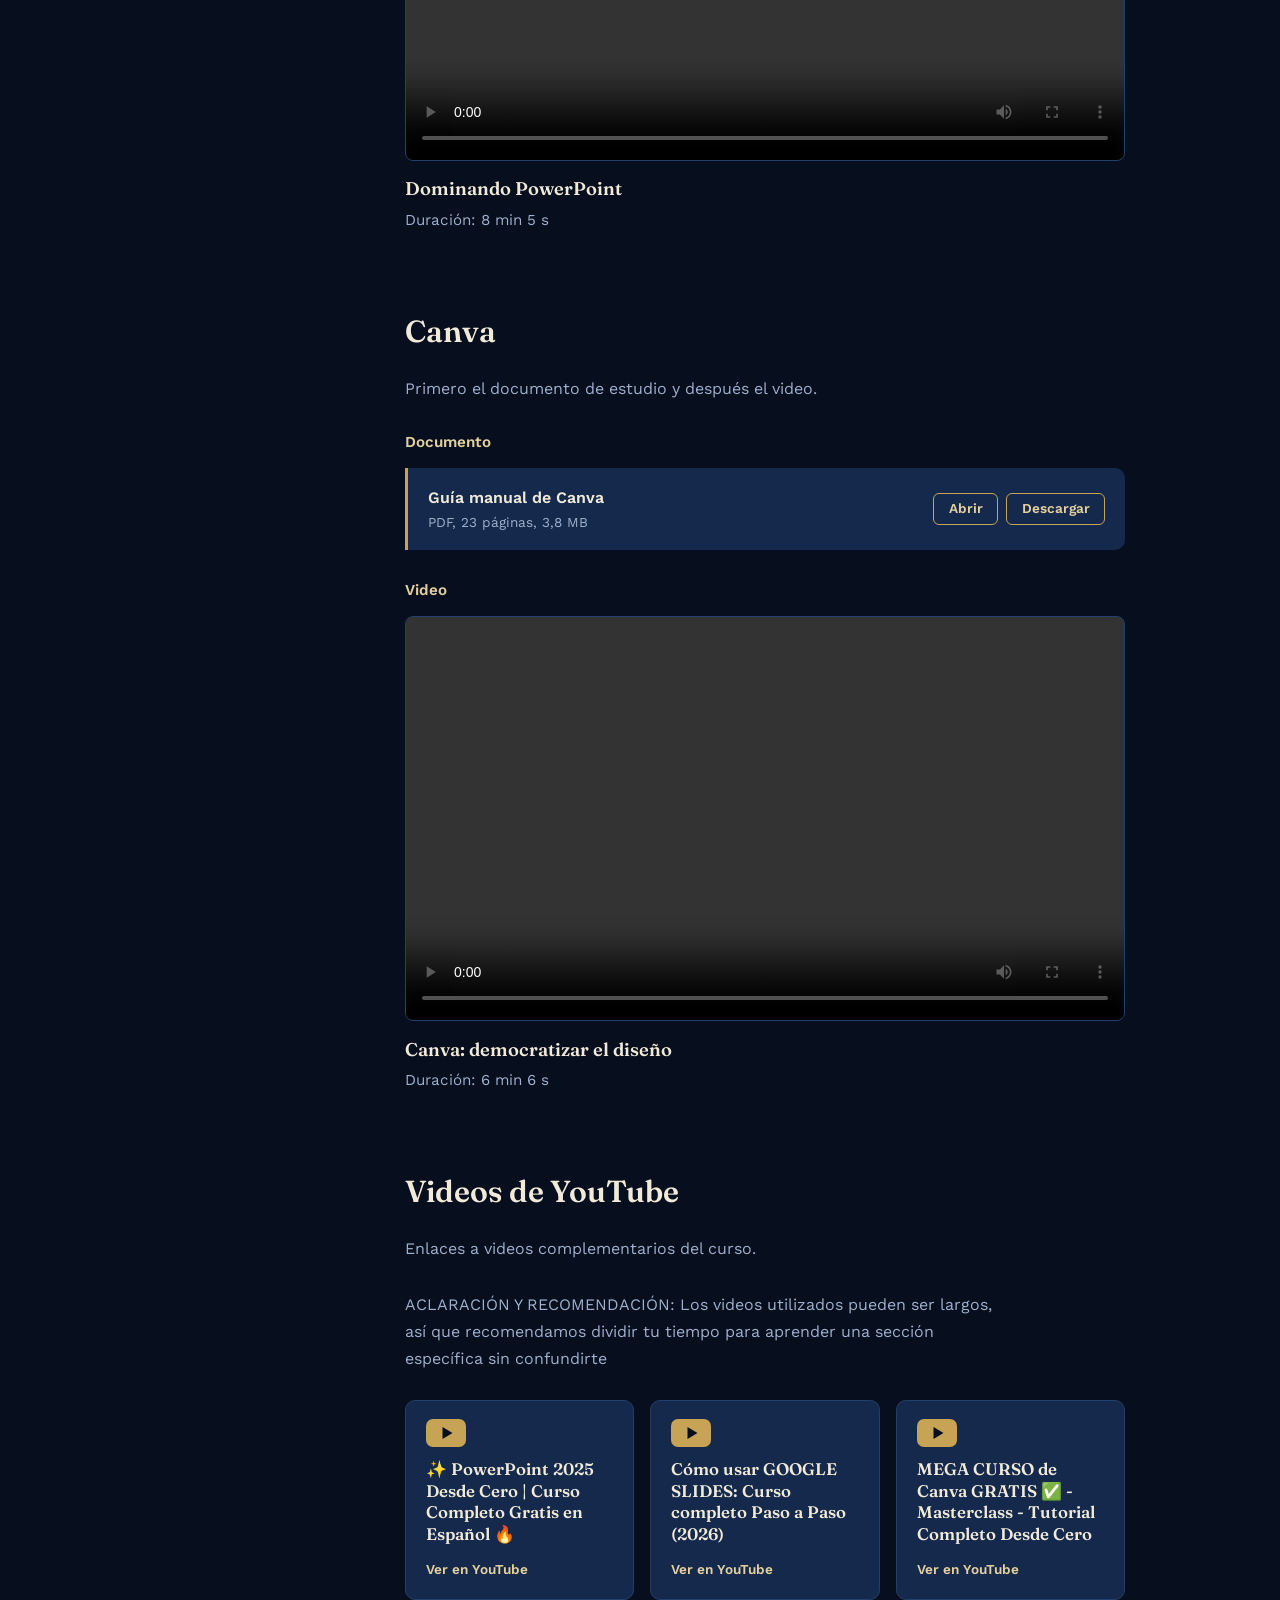
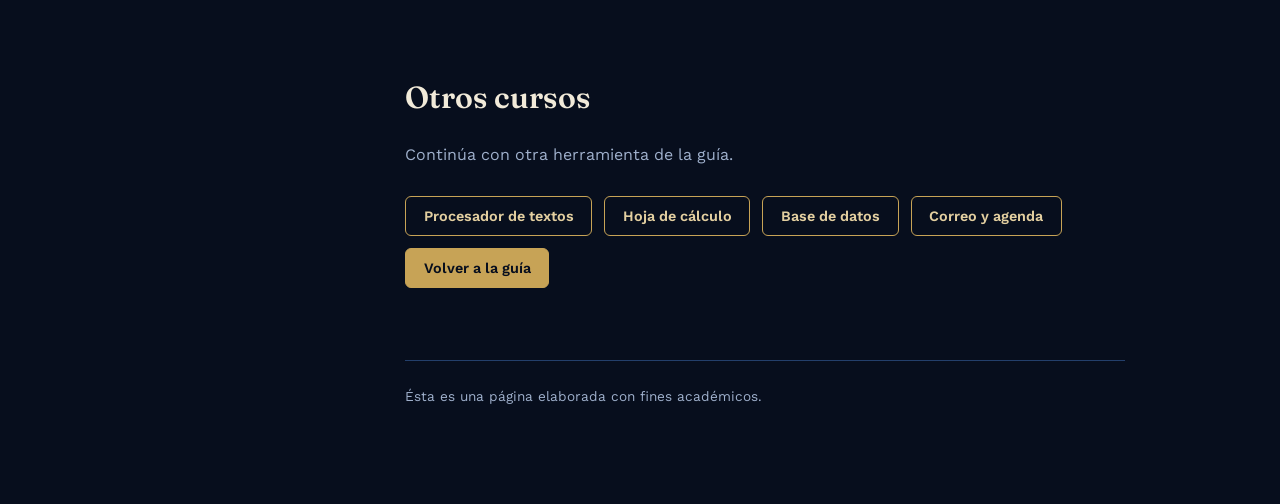
<file: ofimatica/presentaciones.html>
<!DOCTYPE html>
<html lang="es">
<head>
<meta charset="UTF-8">
<meta name="viewport" content="width=device-width, initial-scale=1.0">
<title>Curso de presentaciones — Ofimática</title>
<link rel="icon" type="image/png" href="img/logo-eddi.png">
<link rel="preconnect" href="https://fonts.googleapis.com">
<link rel="preconnect" href="https://fonts.gstatic.com" crossorigin>
<link href="https://fonts.googleapis.com/css2?family=Fraunces:opsz,wght@9..144,400;9..144,500;9..144,600;9..144,700&family=Work+Sans:wght@400;500;600&display=swap" rel="stylesheet">
<link rel="stylesheet" href="style.css">
</head>
<body>

  <!-- BANNER SUPERIOR -->
  <header class="banner">
    <a class="banner__brand" href="index.html">
      <span class="banner__text">
        <span class="banner__title">EDDI</span>
        <span class="banner__subtitle">Entorno Digital de Desarrollo Interactivo</span>
      </span>
    </a>
    <img class="banner__logo" src="img/logo-eddi.png" alt="Logo de EDDI" width="192" height="192">
  </header>

  <!-- BARRA LATERAL: enlaces a las secciones de esta página -->
  <nav class="ribbon" aria-label="Secciones del curso">
    <div class="ribbon__brand">
      Ofimática
      <span>Curso de presentaciones</span>
    </div>
    <ul>
      <li><a href="index.html">Volver a la guía</a></li>
      <li><a href="#bienvenida">Bienvenida</a></li>
      <li><a href="#aprenderas">Lo que aprenderás</a></li>
      <li><a href="#powerpoint">PowerPoint</a></li>
      <li><a href="#canva">Canva</a></li>
      <li><a href="#youtube">Videos de YouTube</a></li>
      <li><a href="#otros-cursos">Otros cursos</a></li>
    </ul>
  </nav>

  <main>
    <div class="container">

      <!-- BIENVENIDA -->
      <header class="hero hero--course" id="bienvenida">
        <div class="hero__text">
          <h1>BIENVENIDO AL CURSO DE PRESENTACIONES</h1>
          <hr class="hero__rule">
          <p>En este curso aprenderás a crear presentaciones claras y atractivas con PowerPoint y a diseñar piezas visuales con Canva: desde elegir un diseño hasta exponer tu tema con seguridad frente a un público.</p>
        </div>
        <div class="hero__art">
          <img src="img/powerpoint.png" alt="Logo de PowerPoint" width="380" height="325">
        </div>
      </header>

      <!-- LO QUE APRENDERÁS -->
      <section id="aprenderas">
        <h2>Lo que aprenderás</h2>
        <p class="lead">Al terminar el curso podrás:</p>
        <ul class="ventajas">
          <li><span class="ventajas__marca"></span><span>Crear una presentación y elegir el diseño de cada diapositiva.</span></li>
          <li><span class="ventajas__marca"></span><span>Organizar la información con títulos, listas e imágenes.</span></li>
          <li><span class="ventajas__marca"></span><span>Insertar imágenes, formas, gráficos y videos.</span></li>
          <li><span class="ventajas__marca"></span><span>Aplicar transiciones y animaciones sin saturar la diapositiva.</span></li>
          <li><span class="ventajas__marca"></span><span>Usar el modo presentador para exponer con seguridad.</span></li>
          <li><span class="ventajas__marca"></span><span>Crear diseños en Canva, como publicaciones para redes sociales y un currículum.</span></li>
        </ul>
      </section>

      <!-- POWERPOINT -->
      <section id="powerpoint">
        <h2>PowerPoint</h2>
        <p class="lead">Primero el documento de estudio y después el video.</p>
        <h3 class="grupo__titulo">Documento</h3>
        <ul class="docs">
          <li class="doc">
            <div>
              <span class="doc__name">Curso de PowerPoint</span>
              <span class="doc__meta">PDF, 176 páginas, 3,4 MB</span>
            </div>
            <div class="doc__acciones">
              <a class="btn btn--small" href="docs/presentaciones/curso-de-power-point.pdf" target="_blank" rel="noopener">Abrir</a>
              <a class="btn btn--small" href="docs/presentaciones/curso-de-power-point.pdf" download>Descargar</a>
            </div>
          </li>
        </ul>
        <h2>Video de introducción</h2>
        <div class="videos">
          <div class="video">
            <div class="video__frame">
              <video controls playsinline preload="metadata" src="videos/presentaciones/dominando-powerpoint.mp4">
                Tu navegador no puede reproducir este video.
              </video>
            </div>
            <h3>Dominando PowerPoint</h3>
            <p>Duración: 8 min 5 s</p>
          </div>
        </div>
      </section>

      <!-- CANVA -->
      <section id="canva">
        <h2>Canva</h2>
        <p class="lead">Primero el documento de estudio y después el video.</p>
        <h3 class="grupo__titulo">Documento</h3>
        <ul class="docs">
          <li class="doc">
            <div>
              <span class="doc__name">Guía manual de Canva</span>
              <span class="doc__meta">PDF, 23 páginas, 3,8 MB</span>
            </div>
            <div class="doc__acciones">
              <a class="btn btn--small" href="docs/presentaciones/guia-manual-canva-final.pdf" target="_blank" rel="noopener">Abrir</a>
              <a class="btn btn--small" href="docs/presentaciones/guia-manual-canva-final.pdf" download>Descargar</a>
            </div>
          </li>
        </ul>
        <h3 class="grupo__titulo">Video</h3>
        <div class="videos">
          <div class="video">
            <div class="video__frame">
              <video controls playsinline preload="metadata" src="videos/presentaciones/canva-democratizar-el-diseno.mp4">
                Tu navegador no puede reproducir este video.
              </video>
            </div>
            <h3>Canva: democratizar el diseño</h3>
            <p>Duración: 6 min 6 s</p>
          </div>
        </div>
      </section>

      <!-- VIDEOS DE YOUTUBE -->
      <section id="youtube">
        <h2>Videos de YouTube</h2>
        <p class="lead">Enlaces a videos complementarios del curso.</p>
        <p class="lead">ACLARACIÓN Y RECOMENDACIÓN: Los videos utilizados pueden ser largos, así que recomendamos 
          dividir tu tiempo para aprender una sección específica sin confundirte </p>

        <div class="enlaces">
          <a class="enlace" href="https://youtu.be/9bhEECia5qI" target="_blank" rel="noopener">
            <span class="enlace__icono" aria-hidden="true"></span>
            <span class="enlace__titulo">
✨ PowerPoint 2025 Desde Cero | Curso Completo Gratis en Español 🔥</span>
            <span class="enlace__estado"></span>
          </a>
          <a class="enlace" href="https://youtu.be/dWVgxJdPV1k" target="_blank" rel="noopener">
            <span class="enlace__icono" aria-hidden="true"></span>
            <span class="enlace__titulo">
Cómo usar GOOGLE SLIDES: Curso completo Paso a Paso (2026)</span>
            <span class="enlace__estado"></span>
          </a>
          <a class="enlace" href="https://youtu.be/fdxnEr61Z5c" target="_blank" rel="noopener">
            <span class="enlace__icono" aria-hidden="true"></span>
            <span class="enlace__titulo">
MEGA CURSO de Canva GRATIS ✅ - Masterclass - Tutorial Completo Desde Cero</span>
            <span class="enlace__estado"></span>
          </a>
        </div>
      </section>

      <!-- OTROS CURSOS -->
      <section id="otros-cursos">
        <h2>Otros cursos</h2>
        <p class="lead">Continúa con otra herramienta de la guía.</p>
        <div class="cursos-links">
          <a class="btn" href="procesador-texto.html">Procesador de textos</a>
          <a class="btn" href="hoja-calculo.html">Hoja de cálculo</a>
          <a class="btn" href="base-datos.html">Base de datos</a>
          <a class="btn" href="correo-agenda.html">Correo y agenda</a>
          <a class="btn btn--solid" href="index.html">Volver a la guía</a>
        </div>
      </section>

      <footer>
         Ésta es una página elaborada con fines académicos.
      </footer>

    </div>
  </main>
<script src="script.js" defer></script>

</body>
</html>
</file>
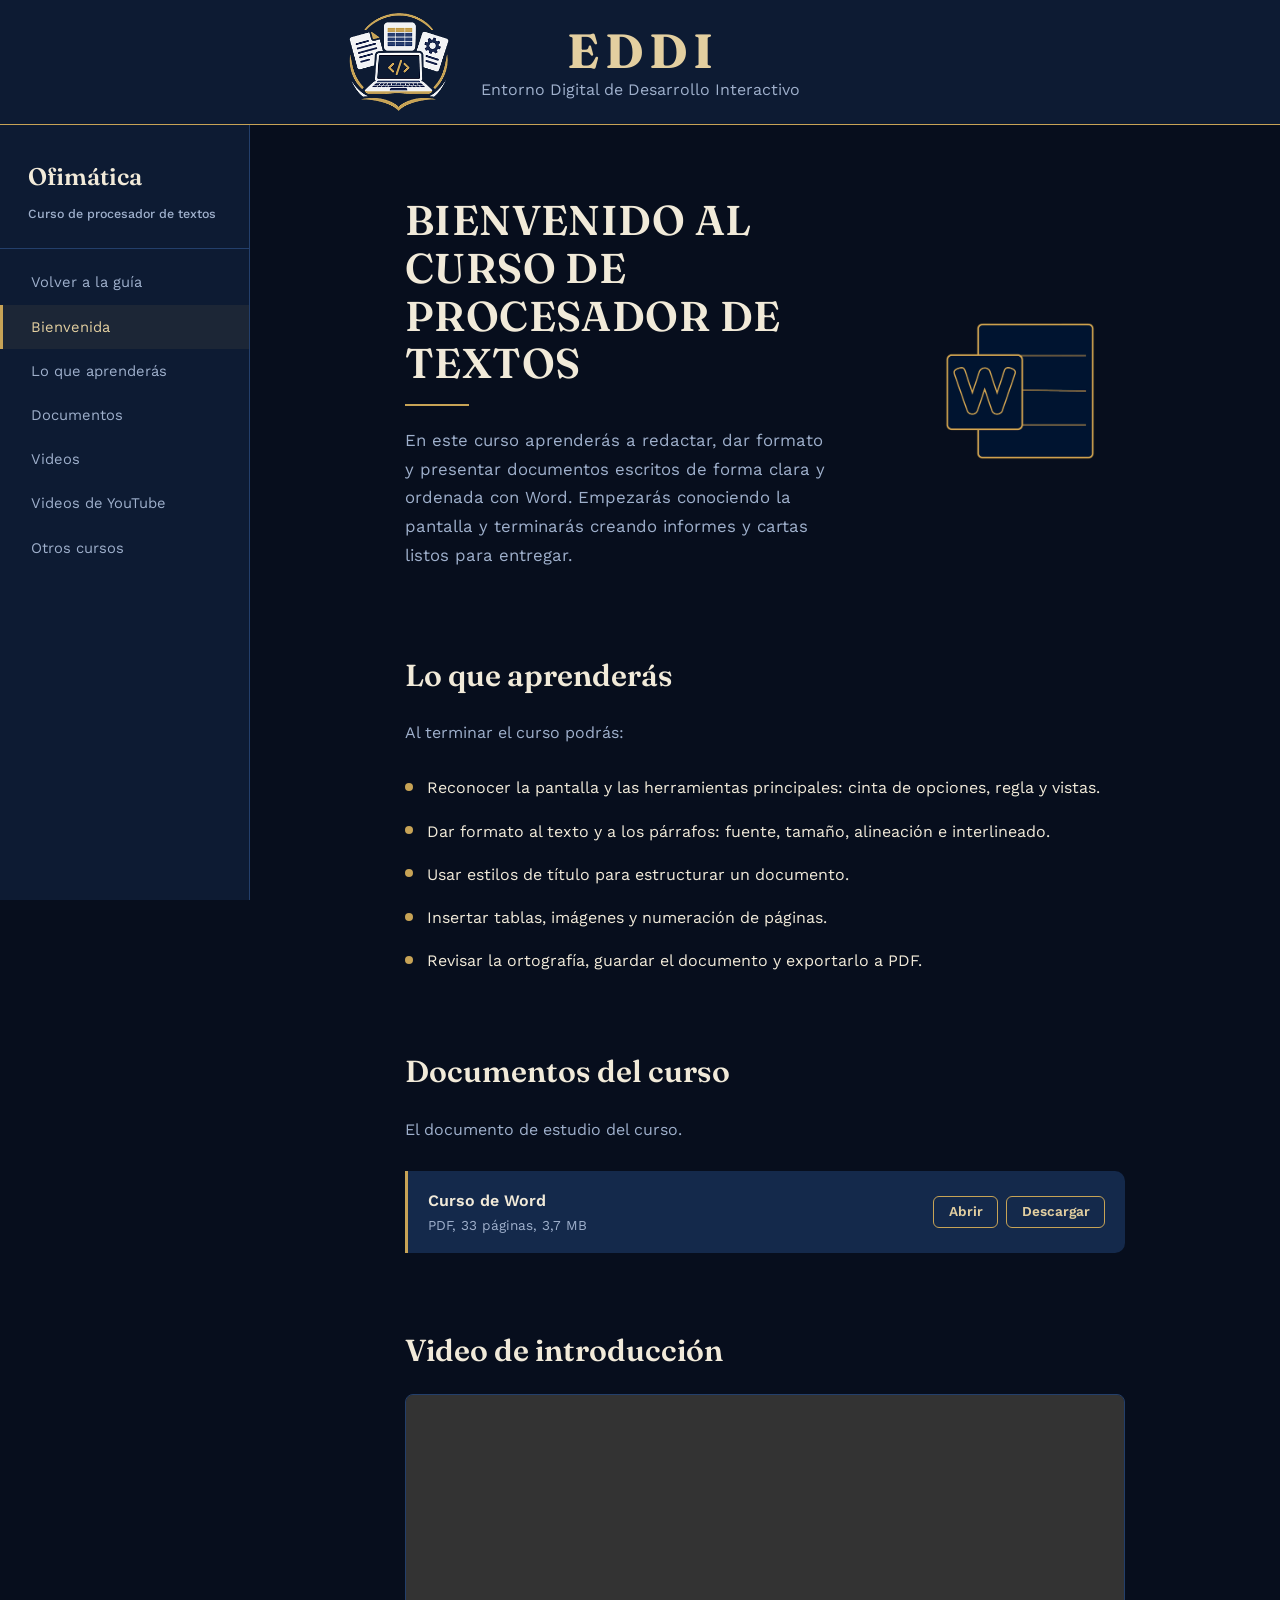
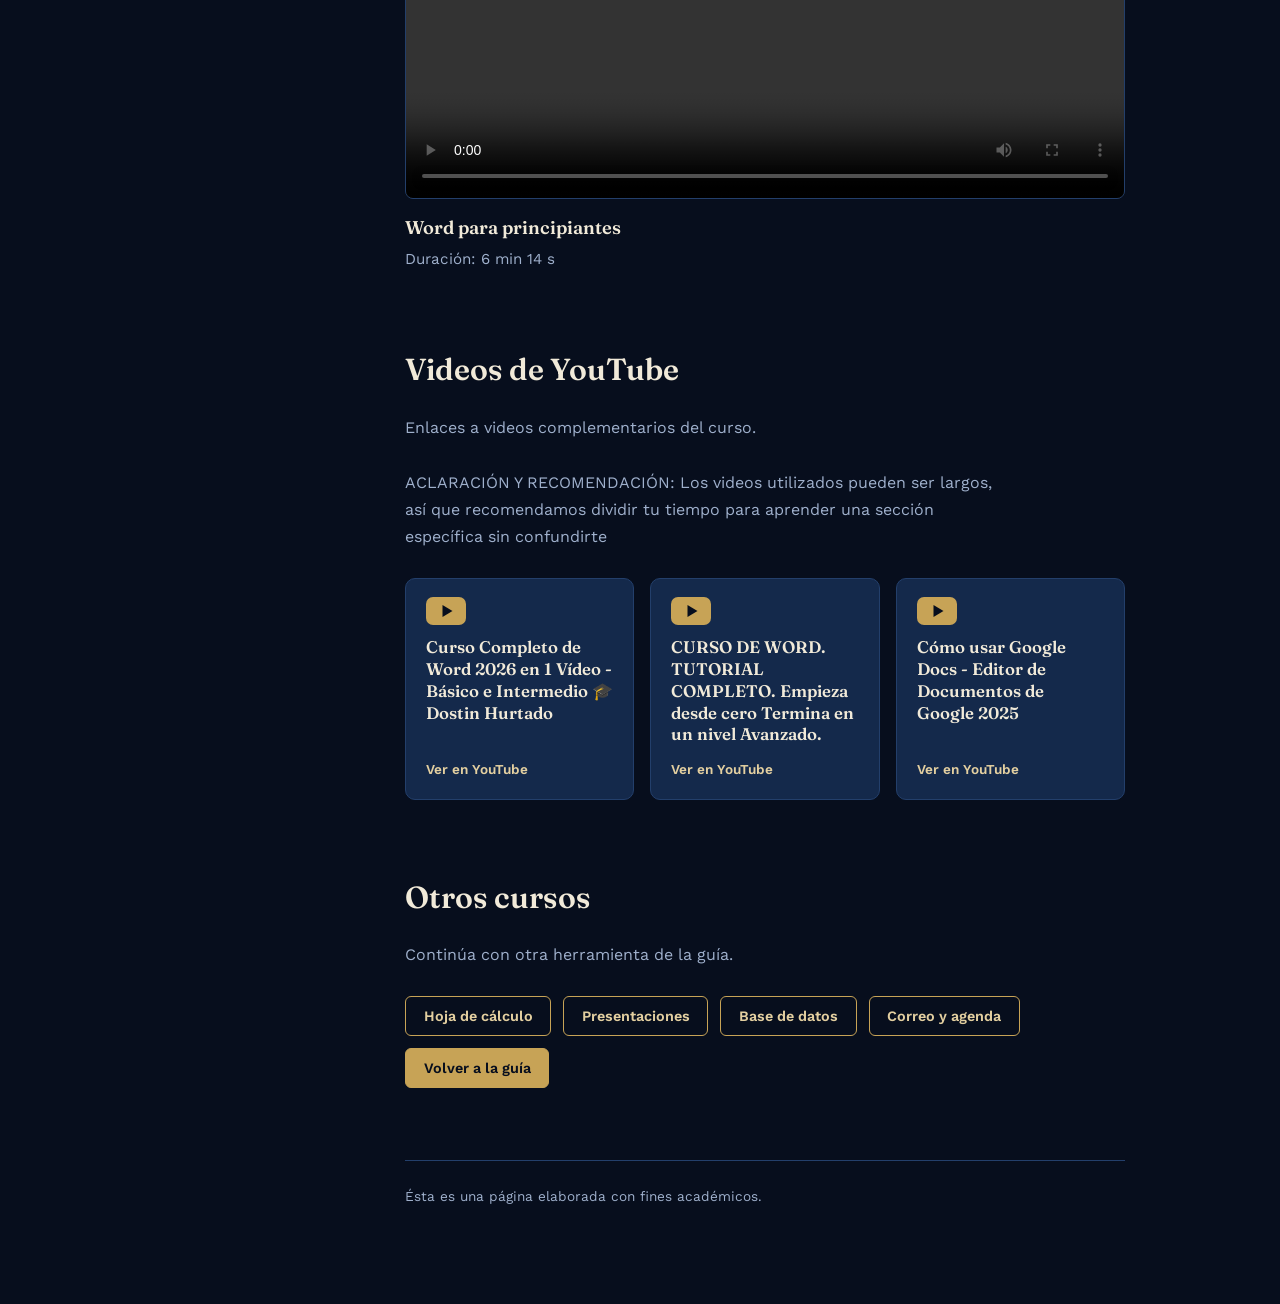
<file: ofimatica/procesador-texto.html>
<!DOCTYPE html>
<html lang="es">
<head>
<meta charset="UTF-8">
<meta name="viewport" content="width=device-width, initial-scale=1.0">
<title>Curso de procesador de textos — Ofimática</title>
<link rel="icon" type="image/png" href="img/logo-eddi.png">
<link rel="preconnect" href="https://fonts.googleapis.com">
<link rel="preconnect" href="https://fonts.gstatic.com" crossorigin>
<link href="https://fonts.googleapis.com/css2?family=Fraunces:opsz,wght@9..144,400;9..144,500;9..144,600;9..144,700&family=Work+Sans:wght@400;500;600&display=swap" rel="stylesheet">
<link rel="stylesheet" href="style.css">
</head>
<body>

  <!-- BANNER SUPERIOR -->
  <header class="banner">
    <a class="banner__brand" href="index.html">
      <span class="banner__text">
        <span class="banner__title">EDDI</span>
        <span class="banner__subtitle">Entorno Digital de Desarrollo Interactivo</span>
      </span>
    </a>
    <img class="banner__logo" src="img/logo-eddi.png" alt="Logo de EDDI" width="192" height="192">
  </header>

  <!-- BARRA LATERAL: enlaces a las secciones de esta página -->
  <nav class="ribbon" aria-label="Secciones del curso">
    <div class="ribbon__brand">
      Ofimática
      <span>Curso de procesador de textos</span>
    </div>
    <ul>
      <li><a href="index.html">Volver a la guía</a></li>
      <li><a href="#bienvenida">Bienvenida</a></li>
      <li><a href="#aprenderas">Lo que aprenderás</a></li>
      <li><a href="#documentos">Documentos</a></li>
      <li><a href="#videos">Videos</a></li>
      <li><a href="#youtube">Videos de YouTube</a></li>
      <li><a href="#otros-cursos">Otros cursos</a></li>
    </ul>
  </nav>

  <main>
    <div class="container">

      <!-- BIENVENIDA -->
      <header class="hero hero--course" id="bienvenida">
        <div class="hero__text">
          <h1>BIENVENIDO AL CURSO DE PROCESADOR DE TEXTOS</h1>
          <hr class="hero__rule">
          <p>En este curso aprenderás a redactar, dar formato y presentar documentos escritos de forma clara y ordenada con Word. Empezarás conociendo la pantalla y terminarás creando informes y cartas listos para entregar.</p>
        </div>
        <div class="hero__art">
          <img src="img/word.png" alt="Logo de Word" width="360" height="331">
        </div>
      </header>

      <!-- LO QUE APRENDERÁS -->
      <section id="aprenderas">
        <h2>Lo que aprenderás</h2>
        <p class="lead">Al terminar el curso podrás:</p>
        <ul class="ventajas">
          <li><span class="ventajas__marca"></span><span>Reconocer la pantalla y las herramientas principales: cinta de opciones, regla y vistas.</span></li>
          <li><span class="ventajas__marca"></span><span>Dar formato al texto y a los párrafos: fuente, tamaño, alineación e interlineado.</span></li>
          <li><span class="ventajas__marca"></span><span>Usar estilos de título para estructurar un documento.</span></li>
          <li><span class="ventajas__marca"></span><span>Insertar tablas, imágenes y numeración de páginas.</span></li>
          <li><span class="ventajas__marca"></span><span>Revisar la ortografía, guardar el documento y exportarlo a PDF.</span></li>
        </ul>
      </section>

      <!-- DOCUMENTOS -->
      <section id="documentos">
        <h2>Documentos del curso</h2>
        <p class="lead">El documento de estudio del curso.</p>
        
        <ul class="docs">
          <li class="doc">
            <div>
              <span class="doc__name">Curso de Word</span>
              <span class="doc__meta">PDF, 33 páginas, 3,7 MB</span>
            </div>
            <div class="doc__acciones">
              <a class="btn btn--small" href="docs/procesador-texto/curso-word.pdf" target="_blank" rel="noopener">Abrir</a>
              <a class="btn btn--small" href="docs/procesador-texto/curso-word.pdf" download>Descargar</a>
            </div>
          </li>
        </ul>
      </section>

      <!-- VIDEOS -->
      <section id="videos">
        <h2>Video de introducción</h2>
      
        <div class="videos">
          <div class="video">
            <div class="video__frame">
              <video controls playsinline preload="metadata" src="videos/procesador-texto/word-para-principiantes.mp4">
                Tu navegador no puede reproducir este video.
              </video>
            </div>
            <h3>Word para principiantes</h3>
            <p>Duración: 6 min 14 s</p>
          </div>
        </div>
      </section>

      <!-- VIDEOS DE YOUTUBE -->
      <section id="youtube">
        <h2>Videos de YouTube</h2>
        <p class="lead">Enlaces a videos complementarios del curso.</p>
        <p class="lead">ACLARACIÓN Y RECOMENDACIÓN: Los videos utilizados pueden ser largos, así que recomendamos 
          dividir tu tiempo para aprender una sección específica sin confundirte </p>

        <div class="enlaces">
          <a class="enlace" href="https://youtu.be/2jvEaBEJinI" target="_blank" rel="noopener">
            <span class="enlace__icono" aria-hidden="true"></span>
            <span class="enlace__titulo">
Curso Completo de Word 2026 en 1 Vídeo - Básico e Intermedio 🎓 Dostin Hurtado</span>
            <span class="enlace__estado"></span>
          </a>
          <a class="enlace" href="https://youtu.be/f-2tbFACQ5o" target="_blank" rel="noopener">
            <span class="enlace__icono" aria-hidden="true"></span>
            <span class="enlace__titulo">
CURSO DE WORD. TUTORIAL COMPLETO. Empieza desde cero Termina en un nivel Avanzado.</span>
            <span class="enlace__estado"></span>
          </a>
          <a class="enlace" href="https://youtu.be/xApZhkNcJyY" target="_blank" rel="noopener">
            <span class="enlace__icono" aria-hidden="true"></span>
            <span class="enlace__titulo">
Cómo usar Google Docs - Editor de Documentos de Google 2025</span>
            <span class="enlace__estado"></span>
          </a>
        </div>
      </section>

      <!-- OTROS CURSOS -->
      <section id="otros-cursos">
        <h2>Otros cursos</h2>
        <p class="lead">Continúa con otra herramienta de la guía.</p>
        <div class="cursos-links">
          <a class="btn" href="hoja-calculo.html">Hoja de cálculo</a>
          <a class="btn" href="presentaciones.html">Presentaciones</a>
          <a class="btn" href="base-datos.html">Base de datos</a>
          <a class="btn" href="correo-agenda.html">Correo y agenda</a>
          <a class="btn btn--solid" href="index.html">Volver a la guía</a>
        </div>
      </section>

      <footer>
         Ésta es una página elaborada con fines académicos.
      </footer>

    </div>
  </main>
<script src="script.js" defer></script>

</body>
</html>
</file>
<file: ofimatica/style.css>
/*  los valores de abajo son para la paleta de colores y las letras
      */
  :root{ 
    --navy-950:#070e1d;   /* fondo general */
    --navy-900:#0d1b33;   /* fondo de la barra lateral / secciones alternas */
    --navy-800:#14294b;   /* fondo de paneles */
    --navy-700:#233f6b;   /* bordes y divisores */
    --gold-500:#c7a356;   /* acento principal */
    --gold-300:#e3cfa0;   /* acento claro / hover */
    --cream-100:#f1ead9;  /* texto principal */
    --slate-400:#9fb0cc;  /* texto secundario */

    --font-display:"Fraunces", Georgia, "Times New Roman", serif;
    --font-body:"Work Sans", "Segoe UI", Helvetica, Arial, sans-serif;

    --nav-width:250px;
    --content-max:720px;
  }

  *{ box-sizing:border-box; }
  html{ scroll-behavior:smooth; }
  @media (prefers-reduced-motion: reduce){
    html{ scroll-behavior:auto; }
    *{ animation:none !important; transition:none !important; }
  }

  body{
    margin:0;
    background:var(--navy-950);
    color:var(--cream-100);
    font-family:var(--font-body);
    font-size:1rem;
    line-height:1.7;
    -webkit-font-smoothing:antialiased;
  }

  a{ color:inherit; }

  /* 
     BARRA LATERAL aqui esta el diseño para la barra de menú */
  .ribbon{
    position:fixed;
    top:0; left:0;
    width:var(--nav-width);
    height:100vh;
    background:var(--navy-900);
    border-right:1px solid var(--navy-700);
    padding:2rem 0 1.5rem;
    overflow-y:auto;
    z-index:10;
  }

  .ribbon__brand{
    font-family:var(--font-display);
    font-size:1.5rem;
    font-weight:600;
    padding:0 1.75rem 1.5rem;
    border-bottom:1px solid var(--navy-700);
    margin-bottom:0.75rem;
  }

  .ribbon__brand span{
    display:block;
    font-family:var(--font-body);
    font-size:0.78rem;
    font-weight:500;
    color:var(--slate-400);
    margin-top:0.3rem;
  }

  .ribbon ul{
    list-style:none;
    margin:0;
    padding:0;
  }

  .ribbon a{
    display:block;
    text-decoration:none;
    padding:0.6rem 1.75rem;
    font-size:0.92rem;
    color:var(--slate-400);
    border-left:3px solid transparent;
    transition:color .15s ease, border-color .15s ease, background .15s ease;
  }

  .ribbon a:hover{
    color:var(--cream-100);
    background:rgba(199,163,86,0.06);
  }

  .ribbon a.is-active{
    color:var(--gold-300);
    border-left-color:var(--gold-500);
    background:rgba(199,163,86,0.08);
  }

  .ribbon__toggle{ display:none; }

  /* ============================================================
     CONTENIDO PRINCIPAL
     ============================================================ */
  main{
    margin-left:var(--nav-width);
    padding:4.5rem 3rem 6rem;
  }

  .container{
    max-width:var(--content-max);
    margin:0 auto;
  }

  .hero{
    display:flex;
    align-items:center;
    gap:2.5rem;
    scroll-margin-top:2rem;
    margin-bottom:4rem;
  }

  .hero__text{ max-width:480px; }

  .hero h1{
    font-family:var(--font-display);
    font-size:clamp(2.4rem, 4vw + 1rem, 3.8rem);
    font-weight:600;
    line-height:1.05;
    margin:0 0 1rem;
  }

  .hero__rule{
    width:64px;
    height:2px;
    background:var(--gold-500);
    border:none;
    margin:0 0 1.25rem;
  }

  .hero p{
    color:var(--slate-400);
    font-size:1.05rem;
    max-width:42ch;
  }

  .hero__art{ flex-shrink:0; }

  section{ scroll-margin-top:2rem; margin-bottom:4.5rem; }

  section h2{
    font-family:var(--font-display);
    font-size:1.9rem;
    font-weight:600;
    margin:0 0 1.1rem;
  }

  section > p.lead{
    color:var(--slate-400);
    max-width:60ch;
    margin-bottom:1.75rem;
  }

  /*
     PANEL — estilo "documento archivado": borde izquierdo de
     acento y esquina redondeada solo del lado derecho. */
  .panel{
    background:var(--navy-800);
    border-left:3px solid var(--gold-500);
    border-radius:0 10px 10px 0;
    padding:1.75rem 2rem;
    margin-bottom:1.5rem;
  }

  .panel h3{
    font-family:var(--font-display);
    font-size:1.3rem;
    font-weight:600;
    margin:0 0 0.6rem;
  }

  .panel p{ margin:0 0 1rem; }
  .panel p:last-child{ margin-bottom:0; }

  .panel ul{
    margin:0 0 1rem;
    padding-left:1.2rem;
  }
  .panel li{ margin-bottom:0.35rem; }

  .panel__examples{
    font-size:0.9rem;
    color:var(--slate-400);
  }
  .panel__examples strong{ color:var(--cream-100); font-weight:600; }

  details{
    margin-top:1rem;
    border-top:1px solid var(--navy-700);
    padding-top:0.85rem;
  }
  details summary{
    cursor:pointer;
    font-size:0.92rem;
    font-weight:600;
    color:var(--gold-300);
    list-style:none;
  }
  details summary::-webkit-details-marker{ display:none; }
  details summary::before{
    content:"+ ";
    color:var(--gold-500);
  }
  details[open] summary::before{ content:"– "; }
  details .details__body{
    margin-top:0.6rem;
    color:var(--slate-400);
    font-size:0.95rem;
  }

  /* 
     Esto es para la tablita de privativo y libre*/
  table{
    width:100%;
    border-collapse:collapse;
    font-size:0.95rem;
  }
  thead th{
    text-align:left;
    font-family:var(--font-display);
    font-weight:600;
    color:var(--gold-300);
    padding:0.75rem 1rem;
    border-bottom:2px solid var(--gold-500);
  }
  tbody td{
    padding:0.75rem 1rem;
    border-bottom:1px solid var(--navy-700);
  }
  tbody tr:nth-child(even){ background:rgba(255,255,255,0.02); }

  /* ------------------------------------------------------------
     LISTA DE VENTAJAS
     ------------------------------------------------------------ */
  .ventajas{
    list-style:none;
    margin:0;
    padding:0;
    display:grid;
    gap:1rem;
  }
  .ventajas li{
    display:flex;
    gap:0.9rem;
    align-items:flex-start;
  }
  .ventajas__marca{
    flex-shrink:0;
    width:8px; height:8px;
    border-radius:50%;
    background:var(--gold-500);
    margin-top:0.55rem;
  }

  /* para el mensaje del final */
  .nota{
    background:transparent;
    border:1px dashed var(--navy-700);
    border-radius:8px;
    padding:1.25rem 1.5rem;
    margin-bottom:1rem;
  }
  .nota h4{
    font-family:var(--font-body);
    font-size:0.95rem;
    font-weight:600;
    color:var(--cream-100);
    margin:0 0 0.4rem;
  }
  .nota p{ margin:0; color:var(--slate-400); font-size:0.95rem; }

  footer{
    border-top:1px solid var(--navy-700);
    margin-top:2rem;
    padding-top:1.5rem;
    color:var(--slate-400);
    font-size:0.85rem;
  }

  /* 
     Diseño responsivo — la barra lateral del menú se convierte en una franja
     horizontal desplazable en pantallas angostas.*/
  @media (max-width:860px){
    .ribbon{
      position:fixed;
      top:0; left:0; right:0;
      width:100%;
      height:auto;
      display:flex;
      align-items:center;
      overflow-x:auto;
      overflow-y:hidden;
      padding:0;
      border-right:none;
      border-bottom:1px solid var(--navy-700);
    }
    .ribbon__brand{
      border-bottom:none;
      border-right:1px solid var(--navy-700);
      padding:0.9rem 1.25rem;
      margin-bottom:0;
      white-space:nowrap;
      font-size:1.1rem;
    }
    .ribbon__brand span{ display:none; }
    .ribbon ul{
      display:flex;
      flex-wrap:nowrap;
    }
    .ribbon a{
      white-space:nowrap;
      padding:0.9rem 1.1rem;
      border-left:none;
      border-bottom:3px solid transparent;
    }
    .ribbon a.is-active{
      border-left-color:transparent;
      border-bottom-color:var(--gold-500);
    }
    main{
      margin-left:0;
      padding:5.5rem 1.5rem 4rem;
    }
    .hero{
      flex-direction:column-reverse;
      text-align:left;
    }
    .hero__art svg{ width:180px; height:auto; }
  }

  :focus-visible{
    outline:2px solid var(--gold-500);
    outline-offset:2px;
  }

  /* 
     LOGOS Y BOTÓN "ENTRAR AL CURSO*/
  .panel__layout{
    display:flex;
    flex-wrap:wrap;
    align-items:center;
    gap:1.5rem 2rem;
  }

  .panel__text{
    flex:1 1 320px;   /* ancho mínimo del texto antes de que el logo baje */
    min-width:0;
  }

  .panel__side{
    flex:0 0 160px;
    display:flex;
    flex-direction:column;
    align-items:center;
    gap:1.1rem;
  }

  /* Ancho del logo: el alto se calcula solo para mantener la proporción */
  .logo{
    display:block;
    width:140px;
    max-width:100%;
    height:auto;
  }
  .logo--sql{ width:160px; }   
  .logo--notion{ width:120px; }  

  /* ------------------------------------------------------------
     BOTONES
     .btn          es donde el botón tiene el borde dorado
     .btn--solid   aqui el botón se pone con relleno dorado
     .btn--small   para mas pequeño
     ------------------------------------------------------------ */
  .btn{
    display:inline-block;
    padding:0.6rem 1.1rem;
    border:1px solid var(--gold-500);
    border-radius:6px;
    background:transparent;
    color:var(--gold-300);
    font-family:inherit;
    font-size:0.9rem;
    font-weight:600;
    line-height:1.3;
    text-align:center;
    text-decoration:none;
    cursor:pointer;
    transition:background .15s ease, color .15s ease, border-color .15s ease;
  }
  .btn:hover{
    background:var(--gold-500);
    color:var(--navy-950);
  }
  .btn--solid{
    background:var(--gold-500);
    color:var(--navy-950);
  }
  .btn--solid:hover{
    background:var(--gold-300);
    border-color:var(--gold-300);
  }
  .btn--small{
    padding:0.4rem 0.9rem;
    font-size:0.85rem;
  }
  .panel__side .btn{ width:100%; }

  /*
     PÁGINAS DE CURSO  */

  /* Portada del curso: título largo en mayúsculas y el logo */
  .hero--course .hero__text{ max-width:500px; }
  .hero--course h1{
    font-size:clamp(1.7rem, 2.4vw + 1rem, 2.6rem);
    line-height:1.15;
    letter-spacing:0.01em;
  }
  .hero--course .hero__art img{
    display:block;
    width:150px;
    max-width:100%;
    height:auto;
  }

  /* Lista de documentos */
  .docs{
    list-style:none;
    margin:0;
    padding:0;
    display:grid;
    gap:0.75rem;
  }
  .doc{
    display:flex;
    flex-wrap:wrap;
    align-items:center;
    justify-content:space-between;
    gap:0.75rem 1rem;
    background:var(--navy-800);
    border-left:3px solid var(--gold-500);
    border-radius:0 10px 10px 0;
    padding:1rem 1.25rem;
  }
  .doc__name{ display:block; font-weight:600; }
  .doc__meta{ display:block; font-size:0.85rem; color:var(--slate-400); }
  .doc__status{
    font-size:0.85rem;
    color:var(--slate-400);
    border:1px dashed var(--navy-700);
    border-radius:6px;
    padding:0.3rem 0.7rem;
  }

  /* Videos: el marco mantiene proporción 16:9 en cualquier pantalla */
  .videos{
    display:grid;
    gap:2rem;
  }
  .video__frame{
    position:relative;
    aspect-ratio:16 / 9;
    background:var(--navy-800);
    border:1px solid var(--navy-700);
    border-radius:8px;
    overflow:hidden;
  }
  .video__frame iframe,
  .video__frame video{
    position:absolute;
    inset:0;
    width:100%;
    height:100%;
    border:0;
  }
  .video__placeholder{
    position:absolute;
    inset:0;
    display:flex;
    align-items:center;
    justify-content:center;
    color:var(--slate-400);
    font-size:0.95rem;
  }
  .video h3{
    font-family:var(--font-display);
    font-size:1.15rem;
    font-weight:600;
    margin:0.8rem 0 0.2rem;
  }
  .video p{
    margin:0;
    color:var(--slate-400);
    font-size:0.95rem;
  }

  /* Enlaces a otros cursos */
  .cursos-links{
    display:flex;
    flex-wrap:wrap;
    gap:0.75rem;
  }

  @media (max-width:860px){
    .hero--course .hero__art img{ width:110px; }
  }

  /* para el banner, cuando se va hacia abajo se encoge */
  :root{
    --banner-h:125px;    /* alto del banner arriba de la página */
    --banner-min:48px;   /* alto del banner cuando se encoge al bajar */
    --banner-now:var(--banner-h);
  }
  body.banner-compact{ --banner-now:var(--banner-min); }

  .banner{
    position:fixed;
    top:0; left:0; right:0;
    height:var(--banner-now);
    z-index:20;
    display:grid;
    grid-template-columns:1fr auto 1fr;   /* logo | texto | vacío */
    grid-template-rows:100%;              /* una sola fila: logo y texto siempre quedan a la misma altura */
    align-items:center;
    gap:1rem;
    padding:0 1.75rem;
    background:var(--navy-900);
    border-bottom:1px solid var(--gold-500);
    transition:height .25s ease;
  }
  .banner__brand{
    grid-column:2;
    grid-row:1;
    min-width:0;
    text-align:center;
    text-decoration:none;
    color:inherit;
  }
  .banner__logo{
    grid-column:1;
    grid-row:1;
    justify-self:end;     /* pegado al texto */
    margin-right:1rem;
    display:block;
    height:100px;
    width:auto;
    transition:height .25s ease;
  }
  .banner__text{
    display:flex;
    flex-direction:column;
    align-items:center;
    line-height:1.1;
  }
  .banner__title{
    font-family:var(--font-display);
    font-size:3rem;
    font-weight:700;
    letter-spacing:0.12em;
    padding-left:0.12em;   /* compensa el espacio que deja el letter-spacing al final */
    color:var(--gold-300);
    transition:font-size .25s ease;
  }
  .banner__subtitle{
    font-size:1rem;
    color:var(--slate-400);
    margin-top:0.2rem;
    max-width:30rem;
    max-height:3rem;
    overflow:hidden;
    transition:opacity .2s ease, max-width .25s ease, max-height .25s ease, margin-top .25s ease;
  }

  /* Banner encogido (cuando bajas la página) */
  body.banner-compact .banner__logo{ height:34px; }
  body.banner-compact .banner__title{ font-size:1.25rem; }
  body.banner-compact .banner__subtitle{ opacity:0; max-width:0; max-height:0; margin-top:0; }

  /* La barra lateral y el contenido bajan para que el banner no los tape */
  .ribbon{
    top:var(--banner-now);
    height:calc(100vh - var(--banner-now));
    transition:top .25s ease, height .25s ease;
  }
  main{ padding-top:calc(4.5rem + var(--banner-h)); }
  .hero, section{ scroll-margin-top:calc(var(--banner-min) + 1.5rem); }

  /* Celular */
  @media (max-width:860px){
    :root{ --banner-h:64px; }
    .banner{ padding:0 1.25rem; }
    .banner__logo{ height:50px; margin-right:0; }
    .banner__title{ font-size:1.35rem; }
    .banner__subtitle{ font-size:0.66rem; }
    .ribbon{ height:auto; }
    main{ padding-top:calc(5.5rem + var(--banner-h)); }
    .hero, section{ scroll-margin-top:calc(var(--banner-min) + 4.5rem); }
  }

  /* 
     PÁGINAS DE CURSO: documentos, videos y enlaces de YouTube */

  /* Subtítulos dentro de una herramienta (Documentos y Video) */
  .grupo__titulo{
    font-family:var(--font-body);
    font-size:0.95rem;
    font-weight:600;
    color:var(--gold-300);
    margin:1.75rem 0 0.75rem;
  }

  /* Botones "Abrir" y "Descargar" de cada documento */
  .doc__acciones{
    display:flex;
    flex-wrap:wrap;
    gap:0.5rem;
  }

  /* Cuadros para enlaces de YouTube */
  .enlaces{
    display:grid;
    grid-template-columns:repeat(auto-fit, minmax(200px, 1fr));
    gap:1rem;
  }
  .enlace{
    display:flex;
    flex-direction:column;
    gap:0.75rem;
    background:var(--navy-800);
    border:1px solid var(--navy-700);
    border-radius:10px;
    padding:1.1rem 1.25rem;
    color:inherit;
    text-decoration:none;
    transition:border-color .15s ease;
  }
  .enlace:hover{ border-color:var(--gold-500); }

  /* Icono de video (un rectángulo con un triángulo de "play") */
  .enlace__icono{
    position:relative;
    width:40px;
    height:28px;
    border-radius:7px;
    background:var(--gold-500);
  }
  .enlace__icono::after{
    content:"";
    position:absolute;
    left:50%;
    top:50%;
    transform:translate(-35%, -50%);
    border-left:10px solid var(--navy-950);
    border-top:6px solid transparent;
    border-bottom:6px solid transparent;
  }
  .enlace__titulo{
    font-family:var(--font-display);
    font-size:1.05rem;
    font-weight:600;
    line-height:1.3;
  }
  .enlace__estado{
    margin-top:auto;
    font-size:0.85rem;
    font-weight:600;
    color:var(--gold-300);
  }
  .enlace__estado::after{ content:"Ver en YouTube"; }
</file>
